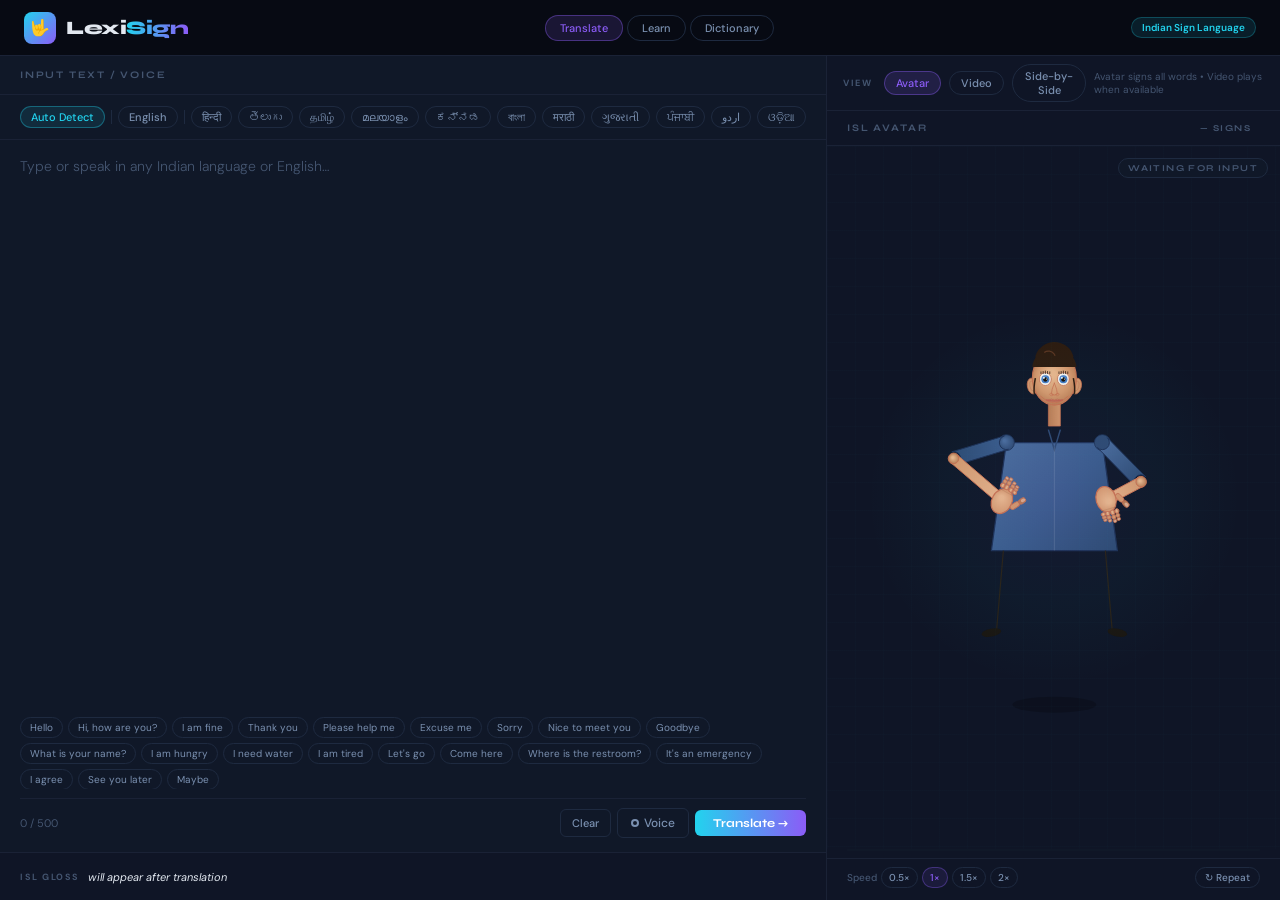
<file: templates/isl_translator_v7.html>
<!DOCTYPE html>
<html lang="en">
<head>
<meta charset="UTF-8">
<meta name="viewport" content="width=device-width, initial-scale=1.0">
<title>LexiSign — Indian Sign Language</title>
<link href="https://fonts.googleapis.com/css2?family=Syne:wght@400;600;700;800&family=DM+Sans:opsz,wght@9..40,300;9..40,400;9..40,500&display=swap" rel="stylesheet">
<style>
*{box-sizing:border-box;margin:0;padding:0}
:root{
  --bg:#080b14;--bg2:#0c1020;--bg3:#0f1526;--card:#101828;
  --border:#1a2236;--border2:#1e2a40;
  --accent:#8B5CF6;--accent2:#22d3ee;
  --grad-start:#22d3ee;--grad-end:#8B5CF6;
  --green:#00FFB2;--red:#FF4D6A;--pink:#FF3D9A;
  --text:#e2e8f0;--text2:#7a90b0;--text3:#445570;
  --mono:'Space Mono',monospace;--sans:'DM Sans',sans-serif;
  --display:'Syne',sans-serif;
}
body{font-family:var(--sans);background:var(--bg);color:var(--text);height:100vh;display:flex;flex-direction:column;overflow:hidden;}
nav{display:flex;align-items:center;justify-content:space-between;padding:0 24px;height:56px;border-bottom:1px solid var(--border);flex-shrink:0;z-index:10;background:rgba(8,11,20,0.95);backdrop-filter:blur(12px);}
.logo{font-family:var(--display);font-weight:800;font-size:19px;letter-spacing:-0.5px;display:flex;align-items:center;gap:10px;}
.logo-icon{width:32px;height:32px;border-radius:8px;background:linear-gradient(135deg,var(--grad-start),var(--grad-end));display:flex;align-items:center;justify-content:center;font-size:16px;}
.logo-text{color:var(--text);}
.logo-text span{background:linear-gradient(90deg,var(--grad-start),var(--grad-end));-webkit-background-clip:text;-webkit-text-fill-color:transparent;}
.nav-pills{display:flex;gap:4px;}
.pill{font-size:11px;font-weight:500;padding:5px 14px;border-radius:20px;border:1px solid var(--border2);background:transparent;color:var(--text2);cursor:pointer;font-family:var(--sans);transition:all .15s;}
.pill:hover{background:var(--bg3);color:var(--text);}
.pill.active{background:rgba(139,92,246,0.15);color:var(--accent);border-color:rgba(139,92,246,0.4);}
.badge{font-size:10px;font-weight:600;padding:3px 10px;border-radius:20px;background:rgba(34,211,238,0.1);color:var(--accent2);border:1px solid rgba(34,211,238,0.25);}
.main{display:grid;grid-template-columns:1fr 1fr;flex:1;overflow:hidden;}
/* LEFT */
.lpanel{display:flex;flex-direction:column;border-right:1px solid var(--border);background:var(--card);}
.ph{padding:13px 20px;border-bottom:1px solid var(--border);display:flex;align-items:center;justify-content:space-between;flex-shrink:0;}
.pl{font-family:var(--display);font-size:10px;font-weight:700;letter-spacing:1.8px;text-transform:uppercase;color:var(--text3);}
.langbar{padding:11px 20px;border-bottom:1px solid var(--border);display:flex;align-items:center;gap:6px;overflow-x:auto;scrollbar-width:none;flex-shrink:0;}
.langbar::-webkit-scrollbar{display:none;}
.lchip{flex-shrink:0;font-size:11px;font-weight:500;padding:3px 10px;border-radius:20px;border:1px solid var(--border2);background:transparent;color:var(--text2);cursor:pointer;font-family:var(--sans);transition:all .15s;white-space:nowrap;}
.lchip:hover{background:var(--bg3);color:var(--text);}
.lchip.active{background:rgba(34,211,238,0.1);color:var(--accent2);border-color:rgba(34,211,238,0.35);}
.lsep{width:1px;height:14px;background:var(--border2);flex-shrink:0;}
.iarea{flex:1;display:flex;flex-direction:column;padding:14px 20px;gap:9px;overflow:hidden;min-height:0;}
textarea{flex:1;font-family:var(--sans);font-size:14px;font-weight:300;line-height:1.8;color:var(--text);background:transparent;border:none;outline:none;resize:none;width:100%;min-height:70px;}
textarea::placeholder{color:var(--text3);}
.qphrases{display:flex;gap:5px;flex-wrap:wrap;max-height:72px;overflow-y:auto;scrollbar-width:none;flex-shrink:0;}
.qphrases::-webkit-scrollbar{display:none;}
.qbtn{font-size:10px;padding:3px 9px;border-radius:20px;border:1px solid var(--border2);background:transparent;color:var(--text2);cursor:pointer;font-family:var(--sans);transition:all .15s;white-space:nowrap;}
.qbtn:hover{background:rgba(139,92,246,0.1);color:var(--accent);border-color:rgba(139,92,246,0.3);}
.ifooter{display:flex;align-items:center;justify-content:space-between;padding-top:9px;border-top:1px solid var(--border);flex-shrink:0;}
.charcount{font-size:11px;color:var(--text3);}
.arow{display:flex;gap:6px;align-items:center;flex-wrap:wrap;}
.bclear{font-family:var(--sans);font-size:11px;font-weight:500;padding:6px 11px;border-radius:6px;border:1px solid var(--border2);background:transparent;color:var(--text2);cursor:pointer;transition:all .15s;}
.bclear:hover{background:var(--bg3);color:var(--text);}
@keyframes pring{0%{transform:scale(.8);opacity:1}100%{transform:scale(2.2);opacity:0}}
.bvoice{display:flex;align-items:center;gap:5px;font-family:var(--sans);font-size:12px;font-weight:500;padding:6px 13px;border-radius:6px;border:1px solid var(--border2);background:transparent;color:var(--text2);cursor:pointer;transition:all .15s;}
.bvoice.listening{background:rgba(34,211,238,0.1);border-color:rgba(34,211,238,0.4);color:var(--accent2);}
.mdot{width:8px;height:8px;border-radius:50%;border:2px solid currentColor;flex-shrink:0;}
.mpulse{display:none;position:relative;width:8px;height:8px;border-radius:50%;background:var(--accent2);flex-shrink:0;}
.mpulse::before{content:'';position:absolute;inset:-4px;border-radius:50%;background:var(--accent2);animation:pring 1.2s ease-out infinite;}
.listening .mpulse{display:block;}
.listening .mdot{display:none;}
.btrans{font-family:var(--display);font-size:12px;font-weight:700;padding:6px 18px;border-radius:6px;border:none;background:linear-gradient(90deg,var(--grad-start),var(--grad-end));color:#fff;cursor:pointer;transition:all .2s;position:relative;overflow:hidden;}
.btrans::before{content:'';position:absolute;inset:0;background:linear-gradient(90deg,var(--grad-end),var(--grad-start));opacity:0;transition:opacity .3s;}
.btrans:hover::before{opacity:1;}
.btrans:hover{transform:translateY(-1px);box-shadow:0 4px 20px rgba(139,92,246,0.4);}
.btrans:disabled{opacity:0.5;cursor:not-allowed;transform:none;}
.gloss{padding:10px 20px;border-top:1px solid var(--border);background:var(--bg3);min-height:48px;display:flex;align-items:center;gap:5px;flex-wrap:wrap;flex-shrink:0;}
.glabel{font-size:9px;font-weight:700;letter-spacing:1.5px;text-transform:uppercase;color:var(--text3);margin-right:3px;flex-shrink:0;}
.gtok{font-family:var(--display);font-size:11px;font-weight:600;padding:2px 8px;border-radius:4px;background:var(--card);border:1px solid var(--border2);color:var(--text2);animation:tin .2s ease forwards;transform:translateY(4px);opacity:0;transition:background .2s,color .2s,border-color .2s;}
.gtok.fi{background:rgba(34,211,238,0.08);border-color:rgba(34,211,238,0.25);color:var(--accent2);}
.gtok.vid{background:rgba(0, 255, 178, 0.08);border-color:rgba(0, 255, 178, 0.3);color:var(--green);}
.gtok.active{background:linear-gradient(90deg,var(--grad-start),var(--grad-end))!important;color:#fff!important;border-color:transparent!important;}
/* RIGHT */
.rpanel{display:flex;flex-direction:column;background:var(--bg3);overflow:hidden;}
/* ── VIEW MODE TOGGLE BAR ── */
.viewbar{padding:8px 16px;border-bottom:1px solid var(--border);display:flex;align-items:center;gap:8px;flex-shrink:0;}
.vmode-label{font-size:9px;font-weight:700;letter-spacing:1.5px;text-transform:uppercase;color:var(--text3);margin-right:4px;}
.vmode-btn{font-size:11px;font-weight:500;padding:4px 11px;border-radius:20px;border:1px solid var(--border2);background:transparent;color:var(--text2);cursor:pointer;font-family:var(--sans);transition:all .15s;}
.vmode-btn:hover{background:var(--bg3);color:var(--text);}
.vmode-btn.active{background:rgba(139,92,246,0.15);color:var(--accent);border-color:rgba(139,92,246,0.4);}
.vmode-both .vmode-btn.active{background:linear-gradient(90deg,var(--grad-start),var(--grad-end));color:#fff;border-color:transparent;}
.vmode-info{margin-left:auto;font-size:10px;color:var(--text3);}
/* ── STAGE ── */
.stage-wrap{flex:1;overflow:hidden;display:flex;flex-direction:row;gap:0;position:relative;}
/* single mode */
.stage{flex:1;position:relative;overflow:hidden;display:flex;align-items:center;justify-content:center;}
.stage::before{content:'';position:absolute;inset:0;background-image:linear-gradient(rgba(34,211,238,.012) 1px,transparent 1px),linear-gradient(90deg,rgba(34,211,238,.012) 1px,transparent 1px);background-size:28px 28px;pointer-events:none;}
/* split mode: two halves */
.stage-left,.stage-right{position:relative;overflow:hidden;display:flex;align-items:center;justify-content:center;}
.stage-left{flex:1;border-right:1px solid var(--border);}
.stage-right{flex:1;}
.stage-left::before,.stage-right::before{content:'';position:absolute;inset:0;background-image:linear-gradient(rgba(34,211,238,.012) 1px,transparent 1px),linear-gradient(90deg,rgba(34,211,238,.012) 1px,transparent 1px);background-size:28px 28px;pointer-events:none;}
.half-label{position:absolute;top:8px;left:50%;transform:translateX(-50%);font-size:9px;font-weight:700;letter-spacing:1.5px;text-transform:uppercase;padding:3px 9px;border-radius:20px;background:var(--card);border:1px solid var(--border2);color:var(--text3);z-index:10;pointer-events:none;font-family:var(--display);}

/* video elements */
#islVideo{position:absolute;inset:0;width:100%;height:100%;object-fit:contain;z-index:4;display:none;background:var(--bg3);}
#islVideoSplit{position:absolute;inset:0;width:100%;height:100%;object-fit:contain;z-index:4;display:none;background:var(--bg3);}
#vidBadge{position:absolute;bottom:60px;left:0;right:0;display:flex;flex-direction:column;align-items:center;gap:3px;pointer-events:none;z-index:6;}
.vtag{font-size:9px;font-weight:700;letter-spacing:1.4px;text-transform:uppercase;padding:3px 8px;border-radius:20px;background:rgba(139,92,246,0.18);border:1px solid rgba(139,92,246,0.4);color:var(--accent);font-family:var(--display);}
.no-vid-msg{position:absolute;bottom:60px;left:0;right:0;display:flex;align-items:center;justify-content:center;z-index:6;pointer-events:none;}
.no-vid-tag{font-size:9px;font-weight:700;letter-spacing:1.2px;text-transform:uppercase;padding:3px 9px;border-radius:20px;background:rgba(68,85,112,0.18);border:1px solid rgba(68,85,112,0.3);color:var(--text3);font-family:var(--display);}

/* translation loading indicator */
#transStatus{font-size:10px;color:var(--accent2);padding:2px 8px;border-radius:4px;background:rgba(34,211,238,0.08);border:1px solid rgba(34,211,238,0.2);display:none;}
.gorb{position:absolute;width:380px;height:380px;border-radius:50%;background:radial-gradient(circle,rgba(139,92,246,0.05) 0%,rgba(34,211,238,0.03) 40%,transparent 70%);pointer-events:none;}
.sbadge{position:absolute;top:12px;right:12px;font-family:var(--display);font-size:9px;font-weight:700;letter-spacing:1.4px;text-transform:uppercase;padding:4px 9px;border-radius:20px;background:var(--card);border:1px solid var(--border2);color:var(--text3);transition:all .3s;z-index:5;}
.sbadge.on{background:rgba(139,92,246,0.12);border-color:rgba(139,92,246,0.35);color:var(--accent);}
.scnt{font-size:9px;font-weight:700;letter-spacing:1.4px;text-transform:uppercase;padding:4px 9px;border-radius:4px;background:transparent;border:none;color:var(--text3);font-family:var(--display);}
.csign{position:absolute;bottom:50px;left:0;right:0;display:flex;flex-direction:column;align-items:center;gap:3px;pointer-events:none;z-index:5;}
@keyframes spop{0%{transform:scale(.85);opacity:0}60%{transform:scale(1.05)}100%{transform:scale(1);opacity:1}}
.sword{font-family:var(--display);font-size:18px;font-weight:800;background:linear-gradient(90deg,var(--grad-start),var(--grad-end));-webkit-background-clip:text;-webkit-text-fill-color:transparent;letter-spacing:-.5px;opacity:0;}
.sword.vis{opacity:1;animation:spop .3s ease forwards;}
.ssub{font-size:10px;color:var(--text3);text-align:center;max-width:200px;}
.pbar{padding:0 20px 7px;flex-shrink:0;}
.ptrack{height:2px;background:var(--card);border-radius:2px;overflow:hidden;}
.pfill{height:100%;background:linear-gradient(90deg,var(--grad-start),var(--grad-end));border-radius:2px;width:0%;transition:width .4s ease;}
.cbar{padding:8px 20px 12px;display:flex;align-items:center;justify-content:space-between;border-top:1px solid var(--border);flex-shrink:0;}
.spd{display:flex;align-items:center;gap:4px;font-size:10px;color:var(--text3);font-weight:500;}
.spdBtn{font-family:var(--sans);font-size:10px;font-weight:500;padding:3px 7px;border-radius:20px;border:1px solid var(--border2);background:transparent;color:var(--text2);cursor:pointer;transition:all .15s;}
.spdBtn.active{background:rgba(139,92,246,0.1);color:var(--accent);border-color:rgba(139,92,246,0.35);}
.repBtn{font-family:var(--sans);font-size:10px;font-weight:500;padding:3px 9px;border-radius:20px;border:1px solid var(--border2);background:transparent;color:var(--text2);cursor:pointer;transition:all .15s;}
.repBtn.on{background:rgba(34,211,238,0.1);border-color:rgba(34,211,238,0.35);color:var(--accent2);}
/* Detected language badge */
#detectedLang{font-size:10px;color:var(--accent2);padding:2px 7px;border-radius:20px;background:rgba(34,211,238,0.1);border:1px solid rgba(34,211,238,0.25);display:none;}
</style>
</head>
<body>
<nav>
  <div class="logo"><div class="logo-icon">🤟</div><div class="logo-text">Lexi<span>Sign</span></div></div>
  <div class="nav-pills">
    <button class="pill active">Translate</button>
    <button class="pill">Learn</button>
    <button class="pill">Dictionary</button>
  </div>
  <div class="badge">Indian Sign Language</div>
</nav>
<div class="main">
  <!-- LEFT PANEL -->
  <div class="lpanel">
    <div class="ph">
      <span class="pl">Input Text / Voice</span>
      <span id="detectedLang"></span>
    </div>
    <div class="langbar">
      <button class="lchip active" onclick="selLang(this,'auto')">Auto Detect</button>
      <div class="lsep"></div>
      <button class="lchip" onclick="selLang(this,'en')">English</button>
      <div class="lsep"></div>
      <button class="lchip" onclick="selLang(this,'hi')">हिन्दी</button>
      <button class="lchip" onclick="selLang(this,'te')">తెలుగు</button>
      <button class="lchip" onclick="selLang(this,'ta')">தமிழ்</button>
      <button class="lchip" onclick="selLang(this,'ml')">മലയാളം</button>
      <button class="lchip" onclick="selLang(this,'kn')">ಕನ್ನಡ</button>
      <button class="lchip" onclick="selLang(this,'bn')">বাংলা</button>
      <button class="lchip" onclick="selLang(this,'mr')">मराठी</button>
      <button class="lchip" onclick="selLang(this,'gu')">ગુજરાતી</button>
      <button class="lchip" onclick="selLang(this,'pa')">ਪੰਜਾਬੀ</button>
      <button class="lchip" onclick="selLang(this,'ur')">اردو</button>
      <button class="lchip" onclick="selLang(this,'or')">ଓଡ଼ିଆ</button>
    </div>
    <div class="iarea">
      <textarea id="tin" placeholder="Type or speak in any Indian language or English…" oninput="updChar()" maxlength="500"></textarea>
      <div class="qphrases" id="qph"></div>
      <div class="ifooter">
        <span class="charcount" id="cc">0 / 500</span>
        <div class="arow">
          <button class="bclear" onclick="clearAll()">Clear</button>
          <span id="transStatus">Translating…</span>
          <button class="bvoice" id="vbtn" onclick="toggleVoice()">
            <div class="mdot"></div><div class="mpulse"></div>
            <span id="vlbl">Voice</span>
          </button>
          <button class="btrans" id="translateBtn" onclick="translate()">Translate →</button>
        </div>
      </div>
    </div>
    <div class="gloss" id="glossEl">
      <span class="glabel">ISL Gloss</span>
      <span style="font-size:11px;color:var(--muted);font-style:italic">will appear after translation</span>
    </div>
  </div>

  <!-- RIGHT PANEL -->
  <div class="rpanel">
    <!-- VIEW MODE BAR -->
    <div class="viewbar" id="viewbar">
      <span class="vmode-label">View</span>
      <button class="vmode-btn active" id="vm-avatar" onclick="setViewMode('avatar')">Avatar</button>
      <button class="vmode-btn" id="vm-video" onclick="setViewMode('video')">Video</button>
      <button class="vmode-btn" id="vm-both" onclick="setViewMode('both')">Side-by-Side</button>
      <span class="vmode-info" id="vmInfo">Avatar signs all words • Video plays when available</span>
    </div>
    <div class="ph" style="padding:8px 20px;">
      <span class="pl">ISL Avatar</span>
      <span id="scnt" class="scnt">— signs</span>
    </div>

    <!-- STAGE WRAP: switches between single and split layout -->
    <div class="stage-wrap" id="stageWrap">
      <!-- SINGLE MODE (avatar or video alone) -->
      <div class="stage" id="stageSingle" style="display:flex;">
        <div class="gorb"></div>
        <div class="sbadge" id="sbadge">Waiting for input</div>
        <video id="islVideo" playsinline></video>
        <canvas id="cv"></canvas>
        <div id="vidBadge" style="display:none"><span class="vtag">▶ ISLRTC Video</span></div>
        <div class="no-vid-msg" id="noVidMsg" style="display:none"><span class="no-vid-tag">⚠ No video available — showing avatar</span></div>
        <div class="csign">
          <div class="sword" id="sw"></div>
          <div class="ssub" id="ss"></div>
        </div>
      </div>

      <!-- SPLIT MODE (both side by side) -->
      <div class="stage-left" id="stageLeft" style="display:none;">
        <div class="gorb"></div>
        <span class="half-label">Video Sign</span>
        <video id="islVideoSplit" playsinline></video>
        <div id="noVidMsgSplit" style="display:none;position:absolute;inset:0;align-items:center;justify-content:center;flex-direction:column;gap:8px;">
          <span style="font-size:28px;">📹</span>
          <span style="font-size:11px;color:var(--muted);text-align:center;padding:0 20px;">No video available for this sign</span>
        </div>
        <div id="vidBadgeSplit" style="display:none;position:absolute;bottom:30px;left:0;right:0;display:flex;justify-content:center;pointer-events:none;z-index:6;"><span class="vtag">▶ Playing</span></div>
      </div>
      <div class="stage-right" id="stageRight" style="display:none;">
        <div class="gorb"></div>
        <span class="half-label">Avatar</span>
        <canvas id="cvSplit"></canvas>
        <div class="csign" style="bottom:30px;">
          <div class="sword" id="swSplit"></div>
          <div class="ssub" id="ssSplit"></div>
        </div>
      </div>
    </div>

    <div class="pbar"><div class="ptrack"><div class="pfill" id="pf"></div></div></div>
    <div class="cbar">
      <div class="spd">
        Speed
        <button class="spdBtn" onclick="setSpd(.5,this)">0.5×</button>
        <button class="spdBtn active" onclick="setSpd(1,this)">1×</button>
        <button class="spdBtn" onclick="setSpd(1.5,this)">1.5×</button>
        <button class="spdBtn" onclick="setSpd(2,this)">2×</button>
      </div>
      <button class="repBtn" id="rbtn" onclick="toggleRep()">↻ Repeat</button>
    </div>
  </div>
</div>

<script>
// ════════════════════════════════════════════════════════
//  CANVAS AVATAR ENGINE — v7: HUMAN-LIKE AVATAR
//  Features: colorful eyes, hair, ears, skin tones,
//  refined body proportions, natural motion
// ════════════════════════════════════════════════════════

const cv = document.getElementById('cv');
const cx = cv.getContext('2d');
const cvS = document.getElementById('cvSplit');
const cxS = cvS.getContext('2d');

function resize(){
  const s = document.getElementById('stageSingle');
  const W = s.clientWidth, H = s.clientHeight;
  cv.width = W; cv.height = H;
  cvS.width = W/2 || 300; cvS.height = H;
  // update offsets for both canvases
  AV.ox = W/2 - 100;
  AV.oy = H/2 - 175;
  AV.oxS = (cvS.width)/2 - 100;
  AV.oyS = H/2 - 175;
}
window.addEventListener('resize', resize);

const AV = {
  ox:0, oy:0, oxS:0, oyS:0,
  HX:100, HY:55,
  NX:100, NY:102,
  SLX:52,  SLY:118,
  SRX:148, SRY:118,
  UA:55, FA:52,
  HAND_R:14,
};

const NEUTRAL = {
  rwx:152, rwy:175,
  lwx:48,  lwy:175,
  rFing:{i:0,m:0,r:0,p:0,t:0},
  lFing:{i:0,m:0,r:0,p:0,t:0},
  expr:'neutral',
  headTilt:0, headNod:0, lipsOpen:0,
  rWristRot:0, lWristRot:0,
  rShoulderY:0, lShoulderY:0,
  browRaise:0, cheekPuff:0,
};

let cur = deepCopy(NEUTRAL);
let kfFrames=[], kfIdx=0, kfStart=0, kfActive=false;
let animT=0, blinkT=0, blinkY=1, breathT=0, idleT=0;
let elbowSwayR=0, elbowSwayL=0;

function deepCopy(o){ return JSON.parse(JSON.stringify(o)); }

function lerp(a,b,t){ return a+(b-a)*t; }
function lerpF(a,b,t){
  return {i:lerp(a.i,b.i,t),m:lerp(a.m,b.m,t),r:lerp(a.r,b.r,t),p:lerp(a.p,b.p,t),t:lerp(a.t,b.t,t)};
}
function lerpFStagger(a,b,t,phaseDir){
  const offsets = phaseDir >= 0 ? [0, 0.08, 0.16, 0.24] : [0.24, 0.16, 0.08, 0];
  function st(baseT, off){ return Math.min(1, Math.max(0, (baseT - off) / (1 - off + 0.01))); }
  function ease3(t){ return t<0.5 ? 4*t*t*t : 1-Math.pow(-2*t+2,3)/2; }
  return {
    i: lerp(a.i, b.i, ease3(st(t, offsets[0]))),
    m: lerp(a.m, b.m, ease3(st(t, offsets[1]))),
    r: lerp(a.r, b.r, ease3(st(t, offsets[2]))),
    p: lerp(a.p, b.p, ease3(st(t, offsets[3]))),
    t: lerp(a.t, b.t, ease3(t)),
  };
}
function easeInOut(t){ return t<0.5 ? 4*t*t*t : 1-Math.pow(-2*t+2,3)/2; }
function easeOut(t){ return 1-Math.pow(1-t,3); }
function easeIn(t){ return t*t*t; }
function easeOutBack(t){ const c1=1.70158,c3=c1+1; return 1+c3*Math.pow(t-1,3)+c1*Math.pow(t-1,2); }
function applyEase(t,eIn,eOut){
  if(eIn&&eOut) return easeInOut(t);
  if(eIn) return easeIn(t);
  if(eOut) return easeOut(t);
  return t;
}

function lerpPose(a, b, t, phase){
  const closingFingers = phase === 'approach';
  const headT = Math.min(1, Math.max(0, (t - 0.05) / 0.95));
  const headTe = easeInOut(headT);
  const shldT = Math.min(1, t * 1.15);
  const wristT = phase==='approach' ? easeOutBack(Math.min(1,t)) : easeInOut(t);
  return {
    rwx:lerp(a.rwx,b.rwx,t), rwy:lerp(a.rwy,b.rwy,t),
    lwx:lerp(a.lwx,b.lwx,t), lwy:lerp(a.lwy,b.lwy,t),
    rFing: lerpFStagger(a.rFing, b.rFing, t, closingFingers ? 1 : -1),
    lFing: lerpFStagger(a.lFing, b.lFing, t, closingFingers ? 1 : -1),
    expr: t < 0.45 ? a.expr : b.expr,
    headTilt:   lerp(a.headTilt||0,   b.headTilt||0,   headTe),
    headNod:    lerp(a.headNod||0,    b.headNod||0,    headTe),
    lipsOpen:   lerp(a.lipsOpen||0,   b.lipsOpen||0,   headTe),
    rWristRot:  lerp(a.rWristRot||0,  b.rWristRot||0,  wristT),
    lWristRot:  lerp(a.lWristRot||0,  b.lWristRot||0,  wristT),
    rShoulderY: lerp(a.rShoulderY||0, b.rShoulderY||0, shldT),
    lShoulderY: lerp(a.lShoulderY||0, b.lShoulderY||0, shldT),
    browRaise:  lerp(a.browRaise||0,  b.browRaise||0,  headTe),
    cheekPuff:  lerp(a.cheekPuff||0,  b.cheekPuff||0,  headTe),
    _rwave:b._rwave, _lwave:b._lwave, _rshake:b._rshake,
    _rcirc:b._rcirc, _rnod:b._rnod,
  };
}

function buildKeyframes(fromPose, signDef, durMs){
  if(!signDef) return [{from:fromPose, to:NEUTRAL, dur:durMs, eIn:true, eOut:false, phase:'exit'}];
  const peak = buildPeak(signDef);
  const approach = durMs * 0.40;
  const hold     = durMs * 0.32;
  const exit_    = durMs * 0.28;
  return [
    {from:deepCopy(fromPose), to:deepCopy(peak),    dur:approach, eIn:false, eOut:true,  phase:'approach'},
    {from:deepCopy(peak),     to:deepCopy(peak),    dur:hold,     eIn:false, eOut:false, phase:'hold'},
    {from:deepCopy(peak),     to:deepCopy(NEUTRAL), dur:exit_,    eIn:true,  eOut:false, phase:'exit'},
  ];
}

function buildPeak(s){
  const nx=100, ny=118;
  const exag = 1.25;
  function amp(v, neutral){ return neutral + (v-neutral)*exag; }
  const rwxRel = (s.rwx||152) - 100;
  const rwyRel = (s.rwy||175) - 118;
  const rWristRot = (s.rWristRot !== undefined) ? s.rWristRot : Math.atan2(rwyRel, rwxRel) * 0.18;
  const lwxRel = (s.lwx||48) - 100;
  const lwyRel = (s.lwy||175) - 118;
  const lWristRot = (s.lWristRot !== undefined) ? s.lWristRot : Math.atan2(lwyRel, lwxRel) * -0.18;
  const rHighness = Math.max(0, (118 - (s.rwy||175)) / 100);
  const lHighness = Math.max(0, (118 - (s.lwy||175)) / 100);
  const headNod = s.expr==='question' ? 3 : s.expr==='sad' ? 5 : s.headNod || 0;
  const browRaise = s.expr==='question' ? 1 : s.expr==='happy' ? 0.5 : s.expr==='sad' ? -0.6 : (s.browRaise||0);
  return {
    rwx: amp(s.rwx, nx), rwy: amp(s.rwy, ny),
    lwx: amp(s.lwx, 200-nx), lwy: amp(s.lwy, ny),
    rFing: deepCopy(s.rFing||{i:0,m:0,r:0,p:0,t:0}),
    lFing: deepCopy(s.lFing||{i:0,m:0,r:0,p:0,t:0}),
    expr: s.expr||'neutral',
    headTilt:  (s.headTilt||0) * 1.4,
    headNod:   headNod * 1.3,
    lipsOpen:  Math.min(1, (s.lipsOpen||0) * 1.5),
    rWristRot: rWristRot,
    lWristRot: lWristRot,
    rShoulderY: -rHighness * 10,
    lShoulderY: -lHighness * 10,
    browRaise:  browRaise,
    cheekPuff:  s.cheekPuff||0,
    _rwave:!!s._rwave, _lwave:!!s._lwave,
    _rshake:!!s._rshake, _rcirc:!!s._rcirc, _rnod:!!s._rnod,
  };
}

function playKeyframes(frames){
  kfFrames=frames; kfIdx=0; kfActive=true;
  kfStart=null; // initialised on first tick so rAF timestamp is used throughout
}

function tickKeyframes(now){
  if(!kfActive || kfIdx >= kfFrames.length){ kfActive=false; return; }
  // Initialise start on the very first rAF tick to avoid performance.now() vs rAF drift
  if(kfStart===null) kfStart=now;
  const kf = kfFrames[kfIdx];
  const elapsed = Math.max(0, now - kfStart);
  let t = Math.min(elapsed / Math.max(kf.dur, 1), 1);
  const te = applyEase(t, kf.eIn, kf.eOut);
  const p = lerpPose(kf.from, kf.to, te, kf.phase);
  Object.assign(cur, p);
  if(t >= 1){
    // Snap cur exactly to the target pose before moving to next keyframe
    Object.assign(cur, lerpPose(kf.from, kf.to, 1, kf.phase));
    kfIdx++;
    kfStart = now; // carry rAF timestamp forward
    if(kfIdx >= kfFrames.length) kfActive = false;
  }
}

function solveIK(sx, sy, wx, wy, ua, fa, elbowBias){
  const dx = wx-sx, dy = wy-sy;
  const dist = Math.sqrt(dx*dx+dy*dy);
  const clampDist = Math.min(dist, ua+fa-2);
  const baseAng = Math.atan2(dy, dx);
  const cosA = (ua*ua + clampDist*clampDist - fa*fa) / (2*ua*clampDist);
  const ang = Math.acos(Math.max(-1, Math.min(1, cosA)));
  const sign = sx < AV.ox + 100 ? 1 : -1;
  const elbAng = baseAng + sign*(ang + (elbowBias||0));
  return {
    ex: sx + ua*Math.cos(elbAng),
    ey: sy + ua*Math.sin(elbAng),
    wx, wy
  };
}

// ── SKIN & COLOR PALETTE ──────────────────────────────
const STROKE = '#c97050';   // warm brown outline (was red wire)
const SKIN    = '#d4956a';  // medium warm skin
const SKIND   = '#b8784f';  // darker skin for shadows
const SKINL   = '#e8b48a';  // lighter skin highlight
const SKIN2   = '#c8825a';  // mid tone
const HAIR    = '#2d1a0e';  // dark brown hair
const HAIRL   = '#5c3520';  // hair highlight
const SHIRT   = '#3a5a8a';  // blue shirt
const SHIRT2  = '#2e4870';  // darker shirt shadow
const SHIRT3  = '#4a6a9a';  // shirt highlight
const EYE_W   = '#f5f0eb';  // eye white
const EYE_L   = '#5b8dd9';  // iris left (blue)
const EYE_R   = '#5b8dd9';  // iris right (blue)
const PUPIL   = '#1a0f05';  // pupil
const EYE_SH  = 'rgba(255,255,255,0.85)'; // eye shine
const LIPS    = '#c06050';  // lip color
const EAR_S   = '#c07858';  // ear shadow
const CHEEK   = 'rgba(210,140,120,0.25)'; // cheek blush
const SW = 2.2;

function toW(lx,ly){ return [AV.ox+lx, AV.oy+ly]; }

function drawRoundLine(ctx, x1,y1,x2,y2,r,fill,stroke){
  const ang=Math.atan2(y2-y1,x2-x1), per=ang+Math.PI/2;
  ctx.beginPath();
  ctx.moveTo(x1+r*Math.cos(per), y1+r*Math.sin(per));
  ctx.lineTo(x2+r*Math.cos(per), y2+r*Math.sin(per));
  ctx.arc(x2,y2,r,per,per+Math.PI);
  ctx.lineTo(x1+r*Math.cos(per+Math.PI), y1+r*Math.sin(per+Math.PI));
  ctx.arc(x1,y1,r,per+Math.PI,per+2*Math.PI);
  ctx.closePath();
  if(fill){ctx.fillStyle=fill;ctx.fill();}
  ctx.strokeStyle=stroke||STROKE; ctx.lineWidth=1; ctx.stroke();
}

// Human-like face with colorful eyes, hair, ears
function drawFace(ctx, hx, hy, pose, bY){
  const {expr, headTilt, headNod, lipsOpen:lipOpen, browRaise, cheekPuff} = pose;
  ctx.save();
  ctx.translate(hx, hy + (headNod||0) * 0.4);
  ctx.rotate((headTilt||0) * Math.PI/180);

  // ── NECK ──────────────────────────────────────────────
  const neckLean = (headNod||0) * 0.15;
  const neckGrd = ctx.createLinearGradient(-7,24,7,24);
  neckGrd.addColorStop(0, SKIND); neckGrd.addColorStop(1, SKIN);
  ctx.beginPath();
  ctx.moveTo(-6+neckLean,24); ctx.lineTo(-6+neckLean*2,46);
  ctx.lineTo(6+neckLean*2,46); ctx.lineTo(6+neckLean,24);
  ctx.closePath();
  ctx.fillStyle=neckGrd; ctx.fill();
  ctx.strokeStyle=STROKE; ctx.lineWidth=0.7; ctx.stroke();

  // ── EARS ──────────────────────────────────────────────
  // Left ear
  ctx.beginPath();
  ctx.ellipse(-22, 6, 5, 8, -0.2, 0, Math.PI*2);
  ctx.fillStyle=SKIN; ctx.fill();
  ctx.strokeStyle=STROKE; ctx.lineWidth=0.8; ctx.stroke();
  ctx.beginPath();
  ctx.ellipse(-22, 6, 2.5, 5, -0.2, 0, Math.PI*2);
  ctx.strokeStyle=EAR_S; ctx.lineWidth=0.6; ctx.stroke();
  // Right ear
  ctx.beginPath();
  ctx.ellipse(22, 6, 5, 8, 0.2, 0, Math.PI*2);
  ctx.fillStyle=SKIN; ctx.fill();
  ctx.strokeStyle=STROKE; ctx.lineWidth=0.8; ctx.stroke();
  ctx.beginPath();
  ctx.ellipse(22, 6, 2.5, 5, 0.2, 0, Math.PI*2);
  ctx.strokeStyle=EAR_S; ctx.lineWidth=0.6; ctx.stroke();

  // ── SKULL ─────────────────────────────────────────────
  const faceGrd = ctx.createRadialGradient(-3,-6,4, 0,0,26);
  faceGrd.addColorStop(0, SKINL);
  faceGrd.addColorStop(0.6, SKIN);
  faceGrd.addColorStop(1, SKIND);
  ctx.beginPath();
  ctx.ellipse(0, -2, 22, 27, 0, 0, Math.PI*2);
  ctx.fillStyle=faceGrd; ctx.fill();
  ctx.strokeStyle=STROKE; ctx.lineWidth=1.2; ctx.stroke();

  // ── JAW ───────────────────────────────────────────────
  ctx.beginPath();
  ctx.moveTo(-14,16); ctx.quadraticCurveTo(0,30,14,16);
  ctx.strokeStyle=STROKE; ctx.lineWidth=1; ctx.stroke();

  // ── HAIR — Short natural hair ─────────────────────────
  ctx.beginPath();
  ctx.ellipse(0, -13, 22, 18, 0, Math.PI, 2*Math.PI);
  ctx.fillStyle=HAIR; ctx.fill();
  // hair top part (fuller)
  ctx.beginPath();
  ctx.arc(0, -18, 20, -Math.PI*0.9, -Math.PI*0.1);
  ctx.lineTo(18, -16); ctx.lineTo(-18, -16);
  ctx.closePath();
  ctx.fillStyle=HAIR; ctx.fill();
  // hair highlight
  ctx.beginPath();
  ctx.arc(-6, -22, 7, -Math.PI*0.7, -Math.PI*0.1);
  ctx.strokeStyle=HAIRL; ctx.lineWidth=1.2; ctx.stroke();
  // slight sideburn
  ctx.beginPath();
  ctx.moveTo(-19,-2); ctx.quadraticCurveTo(-21,8,-20,14);
  ctx.strokeStyle=HAIR; ctx.lineWidth=1.5; ctx.stroke();
  ctx.beginPath();
  ctx.moveTo(19,-2); ctx.quadraticCurveTo(21,8,20,14);
  ctx.strokeStyle=HAIR; ctx.lineWidth=1.5; ctx.stroke();

  // ── EYEBROWS ──────────────────────────────────────────
  const br = browRaise||0;
  const browBaseY = -14;
  const browLift = br > 0 ? -br*5 : 0;
  const browFur  = br < 0 ? -br*3 : 0;
  // Left brow (slightly arched)
  ctx.beginPath();
  ctx.moveTo(-16, browBaseY+browFur);
  ctx.quadraticCurveTo(-9, browBaseY+browLift-3, -3, browBaseY+browFur*0.5);
  ctx.strokeStyle=HAIR; ctx.lineWidth=2; ctx.lineCap='round'; ctx.stroke();
  // Right brow
  ctx.beginPath();
  ctx.moveTo(3, browBaseY+browFur*0.5);
  ctx.quadraticCurveTo(9, browBaseY+browLift-3, 16, browBaseY+browFur);
  ctx.strokeStyle=HAIR; ctx.lineWidth=2; ctx.lineCap='round'; ctx.stroke();

  // ── EYES — colorful with irises ───────────────────────
  const eyeH = Math.max(0.3, bY * 6.5);
  const squint = expr==='happy' ? 1.2 : 0;

  // Eye whites
  ctx.beginPath();
  ctx.ellipse(-9, -1, 6, eyeH - squint*0.3, 0, 0, Math.PI*2);
  ctx.fillStyle=EYE_W; ctx.fill();
  ctx.strokeStyle=STROKE; ctx.lineWidth=0.8; ctx.stroke();
  ctx.beginPath();
  ctx.ellipse(9, -1, 6, eyeH - squint*0.3, 0, 0, Math.PI*2);
  ctx.fillStyle=EYE_W; ctx.fill();
  ctx.strokeStyle=STROKE; ctx.lineWidth=0.8; ctx.stroke();

  if(bY > 0.3){
    // Irises (colorful blue-green)
    const irisRad = Math.min(4, eyeH*0.7);
    ctx.beginPath(); ctx.arc(-9,-0.8, irisRad, 0, Math.PI*2);
    const iGrd1 = ctx.createRadialGradient(-9,-0.8,0,-9,-0.8,irisRad);
    iGrd1.addColorStop(0,'#7ab0ef'); iGrd1.addColorStop(1,'#3a72c0');
    ctx.fillStyle=iGrd1; ctx.fill();
    ctx.beginPath(); ctx.arc(9,-0.8, irisRad, 0, Math.PI*2);
    const iGrd2 = ctx.createRadialGradient(9,-0.8,0,9,-0.8,irisRad);
    iGrd2.addColorStop(0,'#7ab0ef'); iGrd2.addColorStop(1,'#3a72c0');
    ctx.fillStyle=iGrd2; ctx.fill();

    // Pupils
    const pupR = Math.min(2.2, irisRad*0.6);
    ctx.beginPath(); ctx.arc(-9,-0.6, pupR, 0, Math.PI*2);
    ctx.fillStyle=PUPIL; ctx.fill();
    ctx.beginPath(); ctx.arc(9,-0.6, pupR, 0, Math.PI*2);
    ctx.fillStyle=PUPIL; ctx.fill();

    // Eye shine (two dots for realism)
    ctx.fillStyle=EYE_SH;
    ctx.beginPath(); ctx.arc(-10.5,-2.2, 1.1, 0, Math.PI*2); ctx.fill();
    ctx.beginPath(); ctx.arc(-7.8,-1.0, 0.6, 0, Math.PI*2); ctx.fill();
    ctx.beginPath(); ctx.arc(7.5,-2.2, 1.1, 0, Math.PI*2); ctx.fill();
    ctx.beginPath(); ctx.arc(10.2,-1.0, 0.6, 0, Math.PI*2); ctx.fill();

    // Eyelash hints (top)
    ctx.strokeStyle=HAIR; ctx.lineWidth=0.8;
    for(let i=-2;i<=2;i++){
      ctx.beginPath();
      ctx.moveTo(-9+i*2.2, -eyeH);
      ctx.lineTo(-9+i*2.2, -eyeH-2.5+Math.abs(i)*0.4);
      ctx.stroke();
      ctx.beginPath();
      ctx.moveTo(9+i*2.2, -eyeH);
      ctx.lineTo(9+i*2.2, -eyeH-2.5+Math.abs(i)*0.4);
      ctx.stroke();
    }
  }

  // ── CHEEKS — subtle blush ─────────────────────────────
  if(expr==='happy' || (cheekPuff||0) > 0.1){
    const blushAlpha = expr==='happy' ? 0.3 : (cheekPuff||0)*0.3;
    ctx.beginPath();
    ctx.ellipse(-15, 8, (cheekPuff||0.3)*7+3, (cheekPuff||0.3)*4+2, 0.3, 0, Math.PI*2);
    ctx.fillStyle=`rgba(230,140,120,${blushAlpha})`; ctx.fill();
    ctx.beginPath();
    ctx.ellipse(15, 8, (cheekPuff||0.3)*7+3, (cheekPuff||0.3)*4+2, -0.3, 0, Math.PI*2);
    ctx.fillStyle=`rgba(230,140,120,${blushAlpha})`; ctx.fill();
  }

  // ── NOSE ──────────────────────────────────────────────
  ctx.beginPath();
  ctx.moveTo(0,3); ctx.quadraticCurveTo(-3,10,-3,14);
  ctx.quadraticCurveTo(0,16,3,14); ctx.quadraticCurveTo(3,10,0,3);
  ctx.strokeStyle=STROKE; ctx.lineWidth=0.8; ctx.stroke();
  // nostrils
  ctx.beginPath(); ctx.ellipse(-3,14.5,1.8,1.2,0.3,0,Math.PI*2);
  ctx.strokeStyle=STROKE; ctx.lineWidth=0.6; ctx.stroke();
  ctx.beginPath(); ctx.ellipse(3,14.5,1.8,1.2,-0.3,0,Math.PI*2);
  ctx.strokeStyle=STROKE; ctx.lineWidth=0.6; ctx.stroke();

  // ── MOUTH ─────────────────────────────────────────────
  const my = 20;
  ctx.beginPath();
  if(expr==='happy'){
    ctx.moveTo(-9,my-1); ctx.quadraticCurveTo(0,my+10,9,my-1);
    ctx.strokeStyle=LIPS; ctx.lineWidth=1.5; ctx.lineCap='round'; ctx.stroke();
    if(lipOpen>0.1){
      ctx.beginPath();
      ctx.moveTo(-7,my); ctx.quadraticCurveTo(0,my+9+lipOpen*4,7,my);
      ctx.fillStyle='rgba(80,30,20,0.5)'; ctx.fill();
      // teeth hint
      ctx.fillStyle='rgba(245,242,238,0.7)';
      ctx.fillRect(-5,my,10,3);
    }
  } else if(expr==='sad'){
    ctx.moveTo(-8,my+5); ctx.quadraticCurveTo(0,my-2,8,my+5);
    ctx.strokeStyle=LIPS; ctx.lineWidth=1.5; ctx.lineCap='round'; ctx.stroke();
  } else if(expr==='question'){
    ctx.moveTo(-6,my+2); ctx.quadraticCurveTo(0,my+7,6,my+2);
    ctx.strokeStyle=LIPS; ctx.lineWidth=1.5; ctx.lineCap='round'; ctx.stroke();
    if(lipOpen>0.05){
      ctx.beginPath();
      ctx.moveTo(-5,my+3); ctx.quadraticCurveTo(0,my+7+lipOpen*3,5,my+3);
      ctx.fillStyle='rgba(80,30,20,0.35)'; ctx.fill();
    }
  } else {
    const lop = lipOpen * 4;
    ctx.moveTo(-8,my+lop*0.2); ctx.quadraticCurveTo(0,my+2+lop,8,my+lop*0.2);
    ctx.strokeStyle=LIPS; ctx.lineWidth=1.5; ctx.lineCap='round'; ctx.stroke();
  }
  // upper lip line
  ctx.beginPath();
  ctx.moveTo(-6,my); ctx.quadraticCurveTo(-3,my-2,0,my);
  ctx.quadraticCurveTo(3,my-2,6,my);
  ctx.strokeStyle=LIPS; ctx.lineWidth=0.7; ctx.stroke();

  ctx.restore();
}

function drawBody(ctx, ox, oy, pose){
  const rShlY = pose.rShoulderY||0;
  const lShlY = pose.lShoulderY||0;
  const lean = (pose.headTilt||0) * 0.15;

  const slx=ox+AV.SLX+lean, sly=oy+AV.SLY+lShlY;
  const srx=ox+AV.SRX+lean, sry=oy+AV.SRY+rShlY;

  // ── SHIRT / TORSO ────────────────────────────────────
  const torsoGrd = ctx.createLinearGradient(slx,sly,srx+14,sry+108);
  torsoGrd.addColorStop(0, SHIRT3);
  torsoGrd.addColorStop(0.5, SHIRT);
  torsoGrd.addColorStop(1, SHIRT2);

  ctx.beginPath();
  ctx.moveTo(slx,sly); ctx.lineTo(srx,sry);
  ctx.lineTo(ox+AV.SRX+15+lean,oy+AV.SRY+108);
  ctx.lineTo(ox+AV.SLX-15+lean,oy+AV.SLY+108);
  ctx.closePath();
  ctx.fillStyle=torsoGrd; ctx.fill();
  ctx.strokeStyle='#1e3055'; ctx.lineWidth=1.2; ctx.stroke();

  // collar
  ctx.beginPath();
  ctx.moveTo(ox+94+lean, oy+105);
  ctx.lineTo(ox+100+lean, oy+125);
  ctx.lineTo(ox+106+lean, oy+105);
  ctx.strokeStyle=SHIRT2; ctx.lineWidth=1.5; ctx.stroke();

  // shirt button line
  ctx.beginPath();
  ctx.moveTo(ox+100+lean, oy+122);
  ctx.lineTo(ox+100+lean, oy+AV.SRY+108);
  ctx.strokeStyle='rgba(255,255,255,0.12)'; ctx.lineWidth=1; ctx.stroke();

  // ── SHOULDER JOINTS ──────────────────────────────────
  // Left shoulder cap
  ctx.beginPath(); ctx.arc(slx, sly, 8, 0, Math.PI*2);
  const shGrd = ctx.createRadialGradient(slx-2,sly-2,1,slx,sly,8);
  shGrd.addColorStop(0, SHIRT3); shGrd.addColorStop(1, SHIRT2);
  ctx.fillStyle=shGrd; ctx.fill();
  ctx.strokeStyle='#1e3055'; ctx.lineWidth=0.8; ctx.stroke();
  // Right shoulder cap
  ctx.beginPath(); ctx.arc(srx, sry, 8, 0, Math.PI*2);
  ctx.fillStyle=shGrd; ctx.fill();
  ctx.strokeStyle='#1e3055'; ctx.lineWidth=0.8; ctx.stroke();

  // ── LEGS ─────────────────────────────────────────────
  const legGrd = ctx.createLinearGradient(ox,oy+AV.SLY+108,ox,oy+AV.SLY+195);
  legGrd.addColorStop(0,'#3a3020'); legGrd.addColorStop(1,'#1a1510');
  // left leg
  ctx.beginPath();
  ctx.moveTo(ox+AV.SLX-3+lean, oy+AV.SLY+108);
  ctx.lineTo(ox+AV.SLX-10+lean, oy+AV.SLY+190);
  ctx.lineTo(ox+AV.SLX-20+lean,oy+AV.SLY+190);
  ctx.strokeStyle='#2a2015'; ctx.lineWidth=1.2; ctx.stroke();
  // right leg
  ctx.beginPath();
  ctx.moveTo(ox+AV.SRX+3+lean, oy+AV.SRY+108);
  ctx.lineTo(ox+AV.SRX+10+lean, oy+AV.SRY+190);
  ctx.lineTo(ox+AV.SRX+20+lean,oy+AV.SRY+190);
  ctx.strokeStyle='#2a2015'; ctx.lineWidth=1.2; ctx.stroke();
  // shoes
  ctx.beginPath();
  ctx.ellipse(ox+AV.SLX-15+lean, oy+AV.SLY+190, 10, 4, -0.2, 0, Math.PI*2);
  ctx.fillStyle='#1a1510'; ctx.fill();
  ctx.beginPath();
  ctx.ellipse(ox+AV.SRX+15+lean, oy+AV.SRY+190, 10, 4, 0.2, 0, Math.PI*2);
  ctx.fillStyle='#1a1510'; ctx.fill();

  return {slx, sly, srx, sry};
}

function drawArm(ctx, sx, sy, elbow, wrist, side){
  // sleeve
  const slvGrd = ctx.createLinearGradient(sx,sy,elbow.ex,elbow.ey);
  slvGrd.addColorStop(0, side==='R'?SHIRT3:SHIRT);
  slvGrd.addColorStop(1, SHIRT2);
  drawRoundLine(ctx, sx,sy, elbow.ex,elbow.ey, 7, slvGrd, '#1e3055');
  // elbow joint
  ctx.beginPath(); ctx.arc(elbow.ex,elbow.ey, 5.5, 0, Math.PI*2);
  const elbGrd = ctx.createRadialGradient(elbow.ex-1,elbow.ey-1,1,elbow.ex,elbow.ey,5.5);
  elbGrd.addColorStop(0, SKINL); elbGrd.addColorStop(1, SKIND);
  ctx.fillStyle=elbGrd; ctx.fill();
  ctx.strokeStyle=STROKE; ctx.lineWidth=1; ctx.stroke();
  // forearm (skin)
  const faGrd = ctx.createLinearGradient(elbow.ex,elbow.ey,wrist.wx,wrist.wy);
  faGrd.addColorStop(0,SKIN); faGrd.addColorStop(1,SKINL);
  drawRoundLine(ctx, elbow.ex,elbow.ey, wrist.wx,wrist.wy, 5, faGrd, STROKE);
}

function drawHand(ctx, wx, wy, fing, side, dx, dy, wristRot){
  ctx.save();
  ctx.translate(wx, wy);
  const baseAng = Math.atan2(dy||0, dx||((side==='R')?1:-1));
  const wristAngle = (side==='R' ? 0.2 : -0.2) + (wristRot||0);
  ctx.rotate(baseAng + wristAngle);

  const d = side==='R' ? 1 : -1;
  const flen = [12,13,11,9];
  const foff = [-7,-2.5,2.5,7];
  const fbase = -11;

  // palm gradient
  const grd = ctx.createRadialGradient(-2,-2, 2, 0, 2, 13);
  grd.addColorStop(0, SKINL); grd.addColorStop(1, SKIN);

  ctx.beginPath();
  ctx.ellipse(0, 1, 10, 13, 0, 0, Math.PI*2);
  ctx.fillStyle=grd; ctx.fill();
  ctx.strokeStyle=STROKE; ctx.lineWidth=1.2; ctx.stroke();

  // knuckle line
  ctx.beginPath();
  ctx.moveTo(-8, fbase+2); ctx.lineTo(8, fbase+2);
  ctx.strokeStyle='rgba(160,100,70,0.3)'; ctx.lineWidth=0.8; ctx.stroke();

  // fingers
  const fins = [fing.i, fing.m, fing.r, fing.p];
  const naturalSpread = [0.04, 0, -0.02, -0.06];
  for(let f=0;f<4;f++){
    const curl = fins[f];
    const fl = flen[f];
    const fx = foff[f];
    const segs = [fl*0.38, fl*0.34, fl*0.28];
    ctx.save();
    ctx.translate(fx, fbase);
    ctx.rotate(naturalSpread[f] * (1-curl));
    const a0 = curl * 78 * Math.PI/180;
    ctx.rotate(a0);
    // proximal phalanx
    const fGrd = ctx.createLinearGradient(-2.2,-segs[0],2.2,-segs[0]);
    fGrd.addColorStop(0,SKIND); fGrd.addColorStop(0.5,SKINL); fGrd.addColorStop(1,SKIN2);
    ctx.beginPath(); ctx.roundRect(-2.2,-segs[0], 4.4,segs[0], 2.5);
    ctx.fillStyle=fGrd; ctx.fill(); ctx.strokeStyle=STROKE; ctx.lineWidth=0.9; ctx.stroke();
    ctx.translate(0,-segs[0]);
    // middle phalanx
    ctx.rotate(a0*0.75);
    ctx.beginPath(); ctx.roundRect(-2,-segs[1], 4,segs[1], 2);
    ctx.fillStyle=SKIN; ctx.fill(); ctx.strokeStyle=STROKE; ctx.lineWidth=0.8; ctx.stroke();
    // knuckle crease
    ctx.beginPath(); ctx.moveTo(-1.5, -1); ctx.lineTo(1.5, -1);
    ctx.strokeStyle='rgba(160,100,70,0.25)'; ctx.lineWidth=0.7; ctx.stroke();
    ctx.translate(0,-segs[1]);
    // distal phalanx with fingernail hint
    ctx.rotate(a0*0.55);
    ctx.beginPath(); ctx.roundRect(-1.8,-segs[2], 3.6,segs[2], 3);
    ctx.fillStyle=SKIND; ctx.fill(); ctx.strokeStyle=STROKE; ctx.lineWidth=0.7; ctx.stroke();
    // nail
    ctx.beginPath(); ctx.roundRect(-1.3,-segs[2]+0.5, 2.6,segs[2]*0.55, 1.5);
    ctx.fillStyle='rgba(240,200,180,0.6)'; ctx.fill();
    ctx.restore();
  }

  // thumb
  ctx.save();
  ctx.translate(-d*11, 3);
  ctx.rotate(d * (-0.5 + fing.t * 1.2));
  ctx.beginPath(); ctx.roundRect(-2.5,-10, 5,10, 3);
  ctx.fillStyle=SKIN; ctx.fill(); ctx.strokeStyle=STROKE; ctx.lineWidth=0.9; ctx.stroke();
  ctx.translate(0,-10);
  ctx.rotate(d * fing.t * 0.6);
  ctx.beginPath(); ctx.roundRect(-2.5,-7.5, 5,7.5, 3.5);
  ctx.fillStyle=SKIND; ctx.fill(); ctx.strokeStyle=STROKE; ctx.lineWidth=0.8; ctx.stroke();
  // thumb nail
  ctx.beginPath(); ctx.roundRect(-1.5,-7, 3,4.5, 1.5);
  ctx.fillStyle='rgba(240,200,180,0.6)'; ctx.fill();
  ctx.restore();

  ctx.restore();
}

let frameT=0, lastTs=null;
function renderFrame(ts){
  if(!lastTs) lastTs=ts;
  const dt = Math.min((ts-lastTs)/1000, 0.05);
  lastTs=ts;

  tickKeyframes(ts);
  cx.clearRect(0,0,cv.width,cv.height);

  breathT += dt * (kfActive ? 0.4 : 1.0);
  idleT   += dt * (kfActive ? 0.3 : 0.8);
  const breathOff   = Math.sin(breathT*1.1) * (kfActive ? 0.5 : 2.2);
  const idleHeadOff = Math.sin(idleT*0.7)   * (kfActive ? 0.3 : 1.2);
  const idleBodyOff = Math.sin(idleT*0.5)   * (kfActive ? 0.2 : 0.8);

  blinkT += dt;
  if(blinkT > 3.8 && blinkY === 1){
    blinkY=0.05; setTimeout(()=>{ blinkY=1; blinkT=0; }, 110);
  }

  frameT += dt;
  let rWaveOff=0, lWaveOff=0, rShakeOff=0, rNodOff=0, rCircOff={x:0,y:0};
  if(cur._rwave)  rWaveOff  = Math.sin(frameT*6.5)*18;
  if(cur._lwave)  lWaveOff  = Math.sin(frameT*6.5+1)*18;
  if(cur._rshake) rShakeOff = Math.sin(frameT*10)*11;
  if(cur._rnod)   rNodOff   = Math.sin(frameT*8)*11;
  if(cur._rcirc){ rCircOff.x=Math.cos(frameT*5)*13; rCircOff.y=Math.sin(frameT*5)*11; }

  const targetSwayR = rWaveOff * 0.12 + rCircOff.x * 0.1;
  const targetSwayL = lWaveOff * 0.12;
  elbowSwayR += (targetSwayR - elbowSwayR) * Math.min(1, dt*8);
  elbowSwayL += (targetSwayL - elbowSwayL) * Math.min(1, dt*8);

  // Draw to main canvas
  renderAvatar(cx, AV.ox + idleBodyOff, AV.oy + breathOff, breathOff, idleHeadOff,
    rWaveOff, lWaveOff, rShakeOff, rNodOff, rCircOff);

  // Also draw to split canvas if in both-mode
  if(viewMode === 'both'){
    cxS.clearRect(0,0,cvS.width,cvS.height);
    renderAvatar(cxS, AV.oxS + idleBodyOff, AV.oyS + breathOff, breathOff, idleHeadOff,
      rWaveOff, lWaveOff, rShakeOff, rNodOff, rCircOff);
  }

  requestAnimationFrame(renderFrame);
}

function renderAvatar(ctx, ox, oy, breathOff, idleHeadOff, rWaveOff, lWaveOff, rShakeOff, rNodOff, rCircOff){
  // shadow
  ctx.beginPath(); ctx.ellipse(ox+100, oy+380, 42, 8, 0, 0, Math.PI*2);
  ctx.fillStyle='rgba(0,0,0,0.20)'; ctx.fill();

  const shoulders = drawBody(ctx, ox, oy, cur);
  const lean = (cur.headTilt||0) * 0.15;
  const {slx, sly, srx, sry} = shoulders;

  const rWrist = {
    wx: ox+cur.rwx + rWaveOff + rShakeOff + rCircOff.x + lean,
    wy: oy+cur.rwy + rNodOff  + rCircOff.y + breathOff*0.3
  };
  const lWrist = {
    wx: ox+cur.lwx + lWaveOff + lean,
    wy: oy+cur.lwy + breathOff*0.3
  };

  const rHeightFactor = Math.max(-0.25, Math.min(0.25, (118 - cur.rwy) / 200));
  const lHeightFactor = Math.max(-0.25, Math.min(0.25, (118 - cur.lwy) / 200));
  const rIK = solveIK(srx, sry, rWrist.wx, rWrist.wy, AV.UA, AV.FA, rHeightFactor);
  const lIK = solveIK(slx, sly, lWrist.wx, lWrist.wy, AV.UA, AV.FA, -lHeightFactor);

  rIK.ex += elbowSwayR * 0.3;
  lIK.ex += elbowSwayL * 0.3;

  drawArm(ctx, slx, sly, lIK, {wx:lWrist.wx, wy:lWrist.wy}, 'L');
  drawArm(ctx, srx, sry, rIK, {wx:rWrist.wx, wy:rWrist.wy}, 'R');

  const rdx=rWrist.wx-rIK.ex, rdy=rWrist.wy-rIK.ey;
  const ldx=lWrist.wx-lIK.ex, ldy=lWrist.wy-lIK.ey;
  drawHand(ctx, rWrist.wx, rWrist.wy, cur.rFing, 'R', rdx, rdy, cur.rWristRot);
  drawHand(ctx, lWrist.wx, lWrist.wy, cur.lFing, 'L', ldx, ldy, cur.lWristRot);

  const [hx,hy] = [ox+AV.HX+lean*0.5, oy+AV.HY + idleHeadOff - breathOff*0.15];
  drawFace(ctx, hx, hy, cur, blinkY);
}

requestAnimationFrame(renderFrame);
resize();

// ════════════════════════════════════════════════════════
//  SIGN LIBRARY
// ════════════════════════════════════════════════════════
function f(i,m,r,p,t){ return {i,m,r,p,t}; }
const OPEN  = f(0,0,0,0,0);
const FIST  = f(1,1,1,1,0.6);
const POINT = f(0,1,1,1,0.5);
const PEACE = f(0,0,1,1,0.5);
const CHND  = f(0.5,0.5,0.5,0.5,0.3);
const BENT  = f(0.3,0.3,0.3,0.3,0.2);
const FLAT  = f(0,0,0,0,0);
const YHND  = f(1,1,1,0,0);
const LHND  = f(0,1,1,1,0);
const HOOK  = f(0.5,1,1,1,0.5);
const THREE = f(0,0,0,1,0.9);
const OK    = f(0.5,0,0,0,0.5);
const HHND  = f(0,0,1,1,0.5);
const MID   = f(1,0,1,1,0.5);

const SIGNS = {
HELLO:{rwx:132,rwy:32,lwx:48,lwy:175,rFing:OPEN,lFing:FIST,expr:'happy',headTilt:2,lipsOpen:0.4,_rwave:true,desc:'Open right hand waves at forehead',dur:1300},
HI:{rwx:132,rwy:32,lwx:48,lwy:175,rFing:OPEN,lFing:FIST,expr:'happy',headTilt:2,lipsOpen:0.4,_rwave:true,desc:'Open right hand waves at forehead',dur:1200},
NAMASTE:{rwx:108,rwy:148,lwx:92,lwy:148,rFing:FLAT,lFing:FLAT,expr:'neutral',headTilt:0,lipsOpen:0,desc:'Both palms pressed together',dur:1400},
HOW:{rwx:118,rwy:100,lwx:82,lwy:100,rFing:BENT,lFing:BENT,expr:'question',headTilt:5,lipsOpen:0.2,desc:'Bent fingers brush forward',dur:1000},
ARE:{rwx:140,rwy:145,lwx:48,lwy:175,rFing:FLAT,lFing:FIST,expr:'neutral',headTilt:0,lipsOpen:0,desc:'Flat hand moves forward',dur:700},
YOU:{rwx:155,rwy:105,lwx:48,lwy:175,rFing:POINT,lFing:FIST,expr:'neutral',headTilt:0,lipsOpen:0,desc:'Index finger points toward person',dur:800},
FINE:{rwx:115,rwy:138,lwx:48,lwy:175,rFing:FLAT,lFing:FIST,expr:'happy',headTilt:2,lipsOpen:0.3,desc:'Flat hand moves from chest forward',dur:900},
THANK_YOU:{rwx:105,rwy:82,lwx:48,lwy:175,rFing:FLAT,lFing:FIST,expr:'happy',headTilt:3,lipsOpen:0.3,desc:'Flat hand moves from lips outward',dur:1100},
WELCOME:{rwx:125,rwy:145,lwx:75,lwy:145,rFing:FLAT,lFing:FLAT,expr:'happy',headTilt:0,lipsOpen:0.4,desc:'Both open hands sweep inward',dur:1200},
PLEASE:{rwx:108,rwy:148,lwx:48,lwy:175,rFing:FLAT,lFing:FIST,expr:'neutral',headTilt:0,lipsOpen:0.1,_rcirc:true,desc:'Flat hand circles on chest',dur:1100},
HELP:{rwx:100,rwy:150,lwx:100,lwy:160,rFing:FIST,lFing:FLAT,expr:'neutral',headTilt:0,lipsOpen:0,desc:'Fist on open palm, both lift up',dur:1200},
EXCUSE:{rwx:108,rwy:148,lwx:92,lwy:155,rFing:PEACE,lFing:FLAT,expr:'neutral',headTilt:0,lipsOpen:0,desc:'Fingers brush across left palm',dur:1000},
SORRY:{rwx:105,rwy:148,lwx:48,lwy:175,rFing:FIST,lFing:FIST,expr:'sad',headTilt:-2,lipsOpen:0,_rcirc:true,desc:'Fist circles over heart',dur:1100},
NICE:{rwx:110,rwy:148,lwx:88,lwy:155,rFing:FLAT,lFing:FLAT,expr:'happy',headTilt:2,lipsOpen:0.3,desc:'Right hand brushes left palm',dur:900},
MEET:{rwx:118,rwy:115,lwx:82,lwy:115,rFing:POINT,lFing:POINT,expr:'happy',headTilt:0,lipsOpen:0.2,desc:'Both index fingers come together',dur:1000},
GOODBYE:{rwx:132,rwy:35,lwx:48,lwy:175,rFing:OPEN,lFing:FIST,expr:'happy',headTilt:2,lipsOpen:0.3,_rwave:true,desc:'Open hand waves',dur:1300},
WHAT:{rwx:125,rwy:105,lwx:75,lwy:105,rFing:OPEN,lFing:OPEN,expr:'question',headTilt:6,lipsOpen:0.2,_rshake:true,desc:'Spread fingers waggle',dur:1000},
YOUR:{rwx:155,rwy:120,lwx:48,lwy:175,rFing:FLAT,lFing:FIST,expr:'neutral',headTilt:0,lipsOpen:0,desc:'Flat hand pushed toward person',dur:800},
NAME:{rwx:118,rwy:118,lwx:82,lwy:118,rFing:HHND,lFing:HHND,expr:'neutral',headTilt:0,lipsOpen:0,desc:'H-hands tap index fingers together',dur:1000},
I:{rwx:100,rwy:138,lwx:48,lwy:175,rFing:POINT,lFing:FIST,expr:'neutral',headTilt:0,lipsOpen:0,desc:'Point index finger to self',dur:800},
MY:{rwx:100,rwy:145,lwx:48,lwy:175,rFing:FLAT,lFing:FIST,expr:'neutral',headTilt:0,lipsOpen:0,desc:'Flat hand placed on chest',dur:800},
AGE:{rwx:108,rwy:82,lwx:48,lwy:175,rFing:HOOK,lFing:FIST,expr:'question',headTilt:3,lipsOpen:0,desc:'X-hand near chin then counting',dur:1000},
WHERE:{rwx:148,rwy:105,lwx:48,lwy:175,rFing:POINT,lFing:FIST,expr:'question',headTilt:5,lipsOpen:0.1,_rshake:true,desc:'Index finger wags side to side',dur:1000},
FROM:{rwx:118,rwy:128,lwx:82,lwy:138,rFing:HOOK,lFing:FLAT,expr:'neutral',headTilt:0,lipsOpen:0,desc:'X-hand pulls from non-dominant hand',dur:900},
DOING:{rwx:122,rwy:105,lwx:78,lwy:105,rFing:POINT,lFing:POINT,expr:'question',headTilt:4,lipsOpen:0.1,desc:'D-hands rotate forward',dur:1000},
WORK:{rwx:118,rwy:140,lwx:82,lwy:140,rFing:FIST,lFing:FIST,expr:'neutral',headTilt:0,lipsOpen:0,desc:'Wrists tap together',dur:1000},
STUDY:{rwx:110,rwy:148,lwx:88,lwy:158,rFing:BENT,lFing:FLAT,expr:'neutral',headTilt:0,lipsOpen:0,desc:'Fingers brush toward open palm',dur:1000},
UNDERSTAND:{rwx:118,rwy:45,lwx:48,lwy:175,rFing:FIST,lFing:FIST,expr:'neutral',headTilt:0,lipsOpen:0,desc:'Index flicks up from fist at forehead',dur:1000},
NOT:{rwx:105,rwy:72,lwx:48,lwy:175,rFing:{i:1,m:1,r:1,p:1,t:0},lFing:FIST,expr:'neutral',headTilt:-2,lipsOpen:0,desc:'Thumb brushes under chin',dur:900},
REPEAT:{rwx:110,rwy:148,lwx:90,lwy:155,rFing:CHND,lFing:FLAT,expr:'neutral',headTilt:0,lipsOpen:0,desc:'Curved hand circles back into palm',dur:1100},
SLOW:{rwx:112,rwy:148,lwx:88,lwy:155,rFing:FLAT,lFing:FLAT,expr:'neutral',headTilt:0,lipsOpen:0,desc:'Right hand slowly slides up left forearm',dur:1200},
SPEAK:{rwx:100,rwy:88,lwx:48,lwy:175,rFing:BENT,lFing:FIST,expr:'neutral',headTilt:0,lipsOpen:0.5,desc:'Fingers flutter near mouth',dur:1000},
HUNGRY:{rwx:100,rwy:148,lwx:48,lwy:175,rFing:CHND,lFing:FIST,expr:'sad',headTilt:0,lipsOpen:0,desc:'C-hand slides down chest',dur:1100},
THIRSTY:{rwx:100,rwy:68,lwx:48,lwy:175,rFing:POINT,lFing:FIST,expr:'sad',headTilt:0,lipsOpen:0,desc:'Index finger traces throat',dur:1100},
TIRED:{rwx:55,rwy:148,lwx:45,lwy:148,rFing:BENT,lFing:BENT,expr:'sad',headTilt:-3,lipsOpen:0,desc:'Bent hands drop at sides',dur:1200},
NEED:{rwx:130,rwy:118,lwx:48,lwy:175,rFing:HOOK,lFing:FIST,expr:'neutral',headTilt:0,lipsOpen:0,desc:'Hook index finger, pull down',dur:1000},
WATER:{rwx:105,rwy:72,lwx:48,lwy:175,rFing:THREE,lFing:FIST,expr:'neutral',headTilt:0,lipsOpen:0,desc:'W-hand (3 fingers) taps chin',dur:1000},
GO:{rwx:155,rwy:118,lwx:48,lwy:175,rFing:POINT,lFing:FIST,expr:'neutral',headTilt:0,lipsOpen:0,desc:'Index finger points forward',dur:900},
COME:{rwx:115,rwy:105,lwx:48,lwy:175,rFing:HOOK,lFing:FIST,expr:'neutral',headTilt:0,lipsOpen:0,desc:'Index finger curls back toward self',dur:900},
HERE:{rwx:120,rwy:120,lwx:80,lwy:120,rFing:POINT,lFing:POINT,expr:'neutral',headTilt:0,lipsOpen:0,desc:'Both index fingers point down',dur:800},
WAIT:{rwx:120,rwy:118,lwx:80,lwy:118,rFing:BENT,lFing:BENT,expr:'neutral',headTilt:0,lipsOpen:0,desc:'Curved hands wiggle fingers',dur:1000},
HOME:{rwx:105,rwy:78,lwx:48,lwy:175,rFing:BENT,lFing:FIST,expr:'neutral',headTilt:0,lipsOpen:0,desc:'Fingertips tap chin then cheek',dur:1100},
LATE:{rwx:145,rwy:145,lwx:48,lwy:175,rFing:FLAT,lFing:FIST,expr:'neutral',headTilt:-2,lipsOpen:0,desc:'Hand drops and swings behind',dur:1000},
CALL:{rwx:78,rwy:35,lwx:48,lwy:175,rFing:YHND,lFing:FIST,expr:'neutral',headTilt:3,lipsOpen:0,desc:'Y-hand at ear (phone shape)',dur:1000},
LATER:{rwx:140,rwy:118,lwx:48,lwy:175,rFing:LHND,lFing:FIST,expr:'neutral',headTilt:0,lipsOpen:0,desc:'L-hand rotates outward',dur:1000},
RESTROOM:{rwx:130,rwy:115,lwx:48,lwy:175,rFing:{i:1,m:0,r:0,p:1,t:1},lFing:FIST,expr:'question',headTilt:4,lipsOpen:0.1,_rshake:true,desc:'R-hand shakes side to side',dur:1100},
TIME:{rwx:118,rwy:128,lwx:82,lwy:138,rFing:POINT,lFing:FLAT,expr:'question',headTilt:3,lipsOpen:0,desc:'Index taps wrist',dur:1000},
OKAY:{rwx:125,rwy:128,lwx:48,lwy:175,rFing:OK,lFing:FIST,expr:'happy',headTilt:1,lipsOpen:0.2,desc:'O-K: thumb+index circle',dur:900},
HAPPEN:{rwx:122,rwy:105,lwx:78,lwy:105,rFing:POINT,lFing:POINT,expr:'question',headTilt:5,lipsOpen:0.2,desc:'Both index fingers rotate outward',dur:1100},
ASSISTANCE:{rwx:112,rwy:148,lwx:88,lwy:158,rFing:FLAT,lFing:FIST,expr:'neutral',headTilt:0,lipsOpen:0,desc:'Fist on palm, both lift',dur:1200},
DOCTOR:{rwx:118,rwy:135,lwx:82,lwy:145,rFing:HHND,lFing:FLAT,expr:'neutral',headTilt:0,lipsOpen:0,desc:'D-hand taps wrist (pulse)',dur:1000},
EMERGENCY:{rwx:120,rwy:95,lwx:80,lwy:95,rFing:OPEN,lFing:OPEN,expr:'sad',headTilt:-4,lipsOpen:0.4,_rwave:true,_lwave:true,desc:'Both E-hands wave frantically',dur:1400},
LIKE:{rwx:105,rwy:145,lwx:48,lwy:175,rFing:MID,lFing:FIST,expr:'happy',headTilt:2,lipsOpen:0.3,desc:'Middle finger flicks out from chest',dur:1000},
GOOD:{rwx:105,rwy:75,lwx:48,lwy:175,rFing:FLAT,lFing:FIST,expr:'happy',headTilt:3,lipsOpen:0.4,desc:'Flat right hand moves from chin forward',dur:1000},
BAD:{rwx:105,rwy:75,lwx:48,lwy:175,rFing:FLAT,lFing:FIST,expr:'sad',headTilt:-2,lipsOpen:0,desc:'Hand flips down from chin',dur:1000},
AGREE:{rwx:118,rwy:118,lwx:82,lwy:118,rFing:POINT,lFing:POINT,expr:'happy',headTilt:0,lipsOpen:0.2,desc:'Index fingers align together',dur:1000},
DISAGREE:{rwx:138,rwy:115,lwx:65,lwy:118,rFing:POINT,lFing:POINT,expr:'neutral',headTilt:-2,lipsOpen:0,desc:'Index fingers separate',dur:1000},
NO_PROBLEM:{rwx:125,rwy:118,lwx:75,lwy:118,rFing:FLAT,lFing:FLAT,expr:'happy',headTilt:2,lipsOpen:0.3,_rwave:true,desc:'Both palms wave',dur:1200},
OF_COURSE:{rwx:115,rwy:128,lwx:48,lwy:175,rFing:FIST,lFing:FIST,expr:'happy',headTilt:2,lipsOpen:0.3,_rnod:true,desc:'Fist nods firmly',dur:900},
MAYBE:{rwx:118,rwy:118,lwx:82,lwy:118,rFing:FLAT,lFing:FLAT,expr:'neutral',headTilt:3,lipsOpen:0.1,_rshake:true,desc:'Both flat hands rock',dur:1100},
SEE:{rwx:122,rwy:55,lwx:48,lwy:175,rFing:PEACE,lFing:FIST,expr:'neutral',headTilt:0,lipsOpen:0,desc:'V-hand from eyes points outward',dur:900},
YES:{rwx:115,rwy:115,lwx:48,lwy:175,rFing:FIST,lFing:FIST,expr:'happy',headTilt:0,lipsOpen:0.2,_rnod:true,desc:'Fist nods up and down',dur:900},
NO:{rwx:130,rwy:105,lwx:48,lwy:175,rFing:{i:0,m:0,r:1,p:1,t:0.5},lFing:FIST,expr:'neutral',headTilt:-3,lipsOpen:0,_rshake:true,desc:'Index and middle tap thumb',dur:900},
WE:{rwx:128,rwy:105,lwx:72,lwy:105,rFing:POINT,lFing:POINT,expr:'neutral',headTilt:0,lipsOpen:0,desc:'Both index fingers point outward',dur:900},
THIS:{rwx:105,rwy:138,lwx:48,lwy:175,rFing:POINT,lFing:FIST,expr:'neutral',headTilt:0,lipsOpen:0,desc:'Index points down',dur:700},
THAT:{rwx:148,rwy:110,lwx:48,lwy:175,rFing:POINT,lFing:FIST,expr:'neutral',headTilt:0,lipsOpen:0,desc:'Index points away',dur:700},
WANT:{rwx:118,rwy:125,lwx:82,lwy:125,rFing:CHND,lFing:CHND,expr:'neutral',headTilt:0,lipsOpen:0,desc:'Curved hands pull toward body',dur:1100},
// Alphabet
A:{rwx:125,rwy:118,lwx:48,lwy:175,rFing:FIST,lFing:FIST,expr:'neutral',headTilt:0,lipsOpen:0,desc:'A — Fist',dur:600},
B:{rwx:118,rwy:108,lwx:48,lwy:175,rFing:FLAT,lFing:FIST,expr:'neutral',headTilt:0,lipsOpen:0,desc:'B — Flat hand',dur:600},
C:{rwx:118,rwy:110,lwx:48,lwy:175,rFing:CHND,lFing:FIST,expr:'neutral',headTilt:0,lipsOpen:0,desc:'C — Curved hand',dur:600},
D:{rwx:118,rwy:108,lwx:48,lwy:175,rFing:{i:0,m:0.6,r:0.6,p:0.6,t:0.4},lFing:FIST,expr:'neutral',headTilt:0,lipsOpen:0,desc:'D',dur:600},
E:{rwx:118,rwy:108,lwx:48,lwy:175,rFing:{i:0.8,m:0.8,r:0.8,p:0.8,t:0.5},lFing:FIST,expr:'neutral',headTilt:0,lipsOpen:0,desc:'E',dur:600},
F:{rwx:118,rwy:108,lwx:48,lwy:175,rFing:OK,lFing:FIST,expr:'neutral',headTilt:0,lipsOpen:0,desc:'F',dur:600},
G:{rwx:130,rwy:108,lwx:48,lwy:175,rFing:POINT,lFing:FIST,expr:'neutral',headTilt:0,lipsOpen:0,desc:'G',dur:600},
H:{rwx:130,rwy:108,lwx:48,lwy:175,rFing:HHND,lFing:FIST,expr:'neutral',headTilt:0,lipsOpen:0,desc:'H',dur:600},
J:{rwx:118,rwy:108,lwx:48,lwy:175,rFing:YHND,lFing:FIST,expr:'neutral',headTilt:0,lipsOpen:0,desc:'J',dur:700},
K:{rwx:118,rwy:108,lwx:48,lwy:175,rFing:{i:0,m:0,r:1,p:1,t:0.3},lFing:FIST,expr:'neutral',headTilt:0,lipsOpen:0,desc:'K',dur:600},
L:{rwx:125,rwy:108,lwx:48,lwy:175,rFing:LHND,lFing:FIST,expr:'neutral',headTilt:0,lipsOpen:0,desc:'L',dur:600},
M:{rwx:118,rwy:108,lwx:48,lwy:175,rFing:{i:0.9,m:0.9,r:0.9,p:1,t:0.5},lFing:FIST,expr:'neutral',headTilt:0,lipsOpen:0,desc:'M',dur:600},
N:{rwx:118,rwy:108,lwx:48,lwy:175,rFing:{i:0.9,m:0.9,r:1,p:1,t:0.5},lFing:FIST,expr:'neutral',headTilt:0,lipsOpen:0,desc:'N',dur:600},
O:{rwx:118,rwy:108,lwx:48,lwy:175,rFing:{i:0.5,m:0.5,r:0.5,p:0.5,t:0.3},lFing:FIST,expr:'neutral',headTilt:0,lipsOpen:0,desc:'O',dur:600},
P:{rwx:118,rwy:118,lwx:48,lwy:175,rFing:HHND,lFing:FIST,expr:'neutral',headTilt:0,lipsOpen:0,desc:'P',dur:600},
Q:{rwx:125,rwy:118,lwx:48,lwy:175,rFing:POINT,lFing:FIST,expr:'neutral',headTilt:0,lipsOpen:0,desc:'Q',dur:600},
R:{rwx:118,rwy:108,lwx:48,lwy:175,rFing:{i:0,m:0,r:1,p:1,t:0.5},lFing:FIST,expr:'neutral',headTilt:0,lipsOpen:0,desc:'R',dur:600},
S:{rwx:118,rwy:108,lwx:48,lwy:175,rFing:FIST,lFing:FIST,expr:'neutral',headTilt:0,lipsOpen:0,desc:'S',dur:600},
T:{rwx:118,rwy:108,lwx:48,lwy:175,rFing:{i:1,m:0.8,r:1,p:1,t:0.2},lFing:FIST,expr:'neutral',headTilt:0,lipsOpen:0,desc:'T',dur:600},
U:{rwx:118,rwy:108,lwx:48,lwy:175,rFing:{i:0,m:0,r:1,p:1,t:0.5},lFing:FIST,expr:'neutral',headTilt:0,lipsOpen:0,desc:'U',dur:600},
V:{rwx:118,rwy:108,lwx:48,lwy:175,rFing:PEACE,lFing:FIST,expr:'neutral',headTilt:0,lipsOpen:0,desc:'V',dur:600},
W:{rwx:118,rwy:108,lwx:48,lwy:175,rFing:THREE,lFing:FIST,expr:'neutral',headTilt:0,lipsOpen:0,desc:'W',dur:600},
X:{rwx:118,rwy:108,lwx:48,lwy:175,rFing:HOOK,lFing:FIST,expr:'neutral',headTilt:0,lipsOpen:0,desc:'X',dur:600},
Y:{rwx:118,rwy:108,lwx:48,lwy:175,rFing:YHND,lFing:FIST,expr:'neutral',headTilt:0,lipsOpen:0,desc:'Y',dur:600},
Z:{rwx:125,rwy:108,lwx:48,lwy:175,rFing:POINT,lFing:FIST,expr:'neutral',headTilt:0,lipsOpen:0,desc:'Z',dur:700},
};

function setSign(key){
  // If key has no SIGNS entry (e.g. phrase-video tokens like HOW_ARE_YOU),
  // fall back to NEUTRAL so the avatar never freezes/disappears
  const s = key ? (SIGNS[key] || null) : null;

  // Fully normalise cur before snapshotting as fromPose so no field is undefined
  const FIELDS = {rWristRot:0,lWristRot:0,rShoulderY:0,lShoulderY:0,
                  headNod:0,browRaise:0,cheekPuff:0,headTilt:0,lipsOpen:0,
                  _rwave:false,_lwave:false,_rshake:false,_rcirc:false,_rnod:false};
  for(const [k,v] of Object.entries(FIELDS)){
    if(cur[k]===undefined || cur[k]===null) cur[k]=v;
  }
  if(!cur.rFing) cur.rFing={i:0,m:0,r:0,p:0,t:0};
  if(!cur.lFing) cur.lFing={i:0,m:0,r:0,p:0,t:0};

  const fromPose = deepCopy(cur);
  const durMs = s ? (s.dur||1000) : 400;
  const frames = buildKeyframes(fromPose, s, durMs / spd);
  playKeyframes(frames);
  frameT = 0;
}

// ════════════════════════════════════════════════════════
//  VIEW MODE SYSTEM
//  'avatar' = canvas only
//  'video'  = video only (with "no video" fallback)
//  'both'   = side by side
// ════════════════════════════════════════════════════════
let viewMode = 'avatar'; // default

function setViewMode(mode){
  viewMode = mode;
  // Update button states
  document.getElementById('vm-avatar').classList.toggle('active', mode==='avatar');
  document.getElementById('vm-video').classList.toggle('active', mode==='video');
  document.getElementById('vm-both').classList.toggle('active', mode==='both');

  const single = document.getElementById('stageSingle');
  const left   = document.getElementById('stageLeft');
  const right  = document.getElementById('stageRight');
  const cvEl   = document.getElementById('cv');

  if(mode === 'both'){
    single.style.display = 'none';
    left.style.display   = 'flex';
    right.style.display  = 'flex';
    document.getElementById('vmInfo').textContent = 'Video on left • Avatar on right';
    resize();
  } else {
    single.style.display = 'flex';
    left.style.display   = 'none';
    right.style.display  = 'none';
    if(mode === 'avatar'){
      cvEl.style.display = 'block';
      cvEl.style.opacity = '1';
      islVid.style.display = 'none';
      document.getElementById('vidBadge').style.display = 'none';
      document.getElementById('noVidMsg').style.display = 'none';
      document.getElementById('vmInfo').textContent = 'Avatar signs all words — every word, every time';
    } else {
      // video mode: canvas stays rendered (avatar visible), video overlays when playing
      cvEl.style.display = 'block';
      cvEl.style.opacity = '1';
      document.getElementById('vmInfo').textContent = 'Video when available • Avatar signs when no video';
    }
  }
}

// ════════════════════════════════════════════════════════
//  VIDEO ROUTER
//  ── HOW TO ADD VIDEOS ──────────────────────────────────
//  1. If you are serving this page from Flask, videos are served from /static/signs/videos/
//  2. If you are opening this HTML directly from disk, the page computes the backend static path.
//  3. Add an entry to VIDEO_MAP below:
//     'SIGN_KEY': 'your-file-name.mp4'
//  4. Save and reload — it auto-integrates!
//
//  For PHRASE VIDEOS (one video for multiple words):
//  Add to PHRASE_VIDEO_MAP:
//     'WORD1,WORD2,WORD3': 'PHRASE_TOKEN'
//  And add to VIDEO_MAP:
//     'PHRASE_TOKEN': 'phrase-video.mp4'
// ═══════════════════════════════════════════════════════

const VIDEO_BASE_HTTP = '/static/signs/Videos_avatar/';

function getLocalVideoBase() {
  const pathname = window.location.pathname.replace(/\\/g, '/');
  const parts = pathname.split('/');
  if (parts.lastIndexOf('shared') !== -1) return '../../avatar%20vedios/';
  if (parts.lastIndexOf('public') !== -1) return '../../../avatar%20vedios/';
  return '../../avatar%20vedios/';
}

function resolveVideoSrc(src) {
  if (!src) return src;
  if (/^(?:https?:|file:|\/)/.test(src)) return src;
  return window.location.protocol === 'file:' ? getLocalVideoBase() + src : VIDEO_BASE_HTTP + src;
}

const VIDEO_MAP = {
  // ── Available avatar vedios folder files ─────────────
  'THANK_YOU':        'thank-you.mp4',
  'I_FINE':           'I-am-fine-.mp4',
  'FINE':             'I-am-fine-.mp4',
  'NEED_HELP':        'i-need-your-help.mp4',
  'NICE_MEET_YOU':    'nice-to-meet-you-.mp4',
  'WATER':            'water.mp4',
  'YES':              'yes.mp4',
  'NO':               'No.mp4',
  'NAME':             'my_name.mp4',
  'WHAT_YOUR_NAME':   'my_name.mp4',
  'I_LOVE_YOU':       'I_Love_You.mp4',
  // ── Add your new video entries below this line ────
  // Example: 'I_NEED_HELP':  'i-need-your-help.mp4',
  // Example: 'GOOD_MORNING': 'good-morning.mp4',
};

const PHRASE_VIDEO_MAP = {
  'HELLO,HOW,ARE,YOU':    'HOW_ARE_YOU',
  'HI,HOW,ARE,YOU':       'HOW_ARE_YOU',
  'I,FINE':               'I_FINE',
  'PLEASE,HELP,I':        'NEED_HELP',
  'HELP,I':               'NEED_HELP',
  'NICE,MEET,YOU':        'NICE_MEET_YOU',
  'WHAT,YOUR,NAME':       'WHAT_YOUR_NAME',
  // ── Add phrase mappings below ─────────────────────
};

function collapseToVideoPhrase(glossArr) {
  const key = glossArr.join(',');
  if (PHRASE_VIDEO_MAP[key]) return [PHRASE_VIDEO_MAP[key]];
  for (let len = Math.min(glossArr.length, 5); len >= 2; len--) {
    const sub = glossArr.slice(0, len).join(',');
    if (PHRASE_VIDEO_MAP[sub]) {
      return [PHRASE_VIDEO_MAP[sub], ...glossArr.slice(len)];
    }
  }
  return glossArr;
}

let vidQueue = [], vidIdx = 0, vidPlaying = false;
const islVid = document.getElementById('islVideo');
const islVidSplit = document.getElementById('islVideoSplit');

function hasVideo(token) {
  return !!VIDEO_MAP[token];
}

// Show/hide video vs canvas (single mode)
function showVideoLayer(on, token){
  const cvEl = document.getElementById('cv');
  const badge = document.getElementById('vidBadge');
  const noVid = document.getElementById('noVidMsg');

  if(viewMode === 'avatar'){
    // Always show avatar canvas, never video
    islVid.style.display = 'none';
    cvEl.style.display = 'block';
    cvEl.style.opacity = '1';
    badge.style.display = 'none';
    noVid.style.display = 'none';
    return;
  }
  if(viewMode === 'video'){
    if(on && token && hasVideo(token)){
      islVid.style.display = 'block';
      cvEl.style.opacity = '0.0';
      badge.style.display = 'flex';
      noVid.style.display = 'none';
    } else if(!on){
      // Between signs: show avatar canvas
      islVid.style.display = 'none';
      cvEl.style.display = 'block';
      cvEl.style.opacity = '1';
      badge.style.display = 'none';
      noVid.style.display = 'none';
    } else {
      // No video available for this word — avatar signs it
      islVid.style.display = 'none';
      cvEl.style.display = 'block';
      cvEl.style.opacity = '1';
      badge.style.display = 'none';
      noVid.style.display = 'none';
    }
  }
  if(viewMode === 'both'){
    // Handled separately via split canvases
  }
}

function playVideoSign(token, onDone) {
  const src = resolveVideoSrc(VIDEO_MAP[token]);

  if(viewMode === 'both'){
    // Play in the split left panel
    const noVidSplit = document.getElementById('noVidMsgSplit');
    const vidBadgeSplit = document.getElementById('vidBadgeSplit');
    if(!src){
      noVidSplit.style.display = 'flex';
      vidBadgeSplit.style.display = 'none';
      setTimeout(onDone, 800);
      return;
    }
    noVidSplit.style.display = 'none';
    vidBadgeSplit.style.display = 'flex';
    islVidSplit.style.display = 'block';
    islVidSplit.src = src;
    islVidSplit.playbackRate = spd;
    islVidSplit.onended = () => { islVidSplit.style.display='none'; vidBadgeSplit.style.display='none'; onDone(); };
    islVidSplit.onerror = () => { islVidSplit.style.display='none'; noVidSplit.style.display='flex'; onDone(); };
    islVidSplit.play().catch(() => { islVidSplit.style.display='none'; onDone(); });
    return;
  }

  if(!src){
    showVideoLayer(false, token);
    onDone();
    return;
  }

  if(viewMode === 'video'){
    showVideoLayer(true, token);
    islVid.src = src;
    islVid.playbackRate = spd;
    islVid.onended = () => { showVideoLayer(false); onDone(); };
    islVid.onerror = () => { showVideoLayer(false); onDone(); };
    islVid.play().catch(() => { showVideoLayer(false); onDone(); });
    return;
  }

  // avatar mode: skip video, just run avatar
  onDone();
}

// ════════════════════════════════════════════════════════
//  PHRASE LIBRARY
// ════════════════════════════════════════════════════════
const SP={en:{
'hello':['HELLO'],'hi how are you':['HI','HOW','ARE','YOU'],'hi, how are you?':['HI','HOW','ARE','YOU'],
'i am fine':['I','FINE'],'thank you':['THANK_YOU'],"you're welcome":['WELCOME'],
'please help me':['PLEASE','HELP','I'],'excuse me':['EXCUSE'],'sorry':['SORRY'],
'nice to meet you':['NICE','MEET','YOU'],'goodbye':['GOODBYE'],
'what is your name?':['WHAT','YOUR','NAME'],'what is your name':['WHAT','YOUR','NAME'],
'how old are you?':['HOW','AGE','YOU'],'how old are you':['HOW','AGE','YOU'],
'where are you from?':['WHERE','YOU','FROM'],'where are you from':['WHERE','YOU','FROM'],
'what are you doing?':['WHAT','YOU','DOING'],'what are you doing':['WHAT','YOU','DOING'],
'i am working':['I','WORK'],'i am studying':['I','STUDY'],
"i don't understand":['I','NOT','UNDERSTAND'],
'can you repeat that?':['REPEAT'],'can you repeat that':['REPEAT'],
'speak slowly':['SPEAK','SLOW'],
'i am hungry':['I','HUNGRY'],'i am thirsty':['I','THIRSTY'],'i am tired':['I','TIRED'],
'i need water':['I','NEED','WATER'],"let's go":['GO'],
'come here':['COME','HERE'],'wait for me':['WAIT','I'],
'i am going home':['I','GO','HOME'],'i will be late':['I','LATE'],
'call me later':['CALL','I','LATER'],
'where is the restroom?':['WHERE','RESTROOM'],'where is the restroom':['WHERE','RESTROOM'],
'where is the bathroom?':['WHERE','RESTROOM'],'where is the toilet':['WHERE','RESTROOM'],
'where are you going?':['WHERE','YOU','GO'],'where are you going':['WHERE','YOU','GO'],
'what time is it?':['WHAT','TIME'],'what time is it':['WHAT','TIME'],
'can you help me?':['HELP','I'],'can you help me':['HELP','I'],
'what happened?':['WHAT','HAPPEN'],'what happened':['WHAT','HAPPEN'],
'are you okay?':['YOU','OKAY'],'are you okay':['YOU','OKAY'],
'do you need help?':['YOU','NEED','HELP'],'do you need help':['YOU','NEED','HELP'],
'i need assistance':['I','NEED','ASSISTANCE'],
'please call the doctor':['PLEASE','CALL','DOCTOR'],
"it's an emergency":['EMERGENCY'],"it is an emergency":['EMERGENCY'],
'i like this':['I','LIKE','THIS'],"i don't like this":['I','NOT','LIKE','THIS'],
"that's good":['THAT','GOOD'],'that is good':['THAT','GOOD'],
"that's bad":['THAT','BAD'],'that is bad':['THAT','BAD'],
'i agree':['I','AGREE'],'i disagree':['I','DISAGREE'],
'no problem':['NO_PROBLEM'],'of course':['OF_COURSE'],'maybe':['MAYBE'],
'see you later':['SEE','YOU','LATER'],
'i need help':['I','NEED','HELP'],
'i want water':['I','WANT','WATER'],
'good morning':['GOOD'],
'good night':['GOOD'],
'yes':['YES'],'no':['NO'],
},
hi:{'नमस्ते':['NAMASTE'],'आप कैसे हैं':['HOW','ARE','YOU'],'मैं ठीक हूँ':['I','FINE'],'धन्यवाद':['THANK_YOU'],'आपका स्वागत है':['WELCOME'],'कृपया मेरी मदद करें':['PLEASE','HELP','I'],'माफ़ कीजिए':['EXCUSE'],'माफ़ी':['SORRY'],'मिलकर अच्छा लगा':['NICE','MEET','YOU'],'अलविदा':['GOODBYE'],'आपका नाम क्या है':['WHAT','YOUR','NAME'],'मुझे पानी चाहिए':['I','NEED','WATER'],'मैं भूखा हूँ':['I','HUNGRY'],'मैं प्यासा हूँ':['I','THIRSTY'],'मैं थका हुआ हूँ':['I','TIRED'],'मदद करें':['HELP'],'शौचालय कहाँ है':['WHERE','RESTROOM'],'डॉक्टर को बुलाओ':['CALL','DOCTOR'],'आपातकाल है':['EMERGENCY'],'बाद में मिलेंगे':['SEE','YOU','LATER'],'मुझे मदद चाहिए':['I','NEED','HELP']},
te:{'నమస్కారం':['NAMASTE'],'మీరు ఎలా ఉన్నారు':['HOW','ARE','YOU'],'నేను బాగున్నాను':['I','FINE'],'ధన్యవాదాలు':['THANK_YOU'],'స్వాగతం':['WELCOME'],'దయచేసి నాకు సహాయం చేయండి':['PLEASE','HELP','I'],'క్షమించండి':['SORRY'],'నాకు నీళ్ళు కావాలి':['I','NEED','WATER'],'నాకు ఆకలిగా ఉంది':['I','HUNGRY'],'నాకు దాహంగా ఉంది':['I','THIRSTY'],'మీ పేరు ఏమిటి':['WHAT','YOUR','NAME'],'సహాయం చేయండి':['HELP'],'టాయిలెట్ ఎక్కడ':['WHERE','RESTROOM'],'వైద్యుడిని పిలవండి':['CALL','DOCTOR'],'అత్యవసర పరిస్థితి':['EMERGENCY'],'తర్వాత కలుద్దాం':['SEE','YOU','LATER']},
ta:{'வணக்கம்':['NAMASTE'],'நீங்கள் எப்படி இருக்கிறீர்கள்':['HOW','ARE','YOU'],'நான் நலமாக இருக்கிறேன்':['I','FINE'],'நன்றி':['THANK_YOU'],'வரவேற்கிறேன்':['WELCOME'],'தயவுசெய்து உதவுங்கள்':['PLEASE','HELP','I'],'மன்னிக்கவும்':['SORRY'],'எனக்கு தண்ணீர் வேண்டும்':['I','NEED','WATER'],'எனக்கு பசி':['I','HUNGRY'],'உங்கள் பெயர் என்ன':['WHAT','YOUR','NAME'],'கழிவறை எங்கே':['WHERE','RESTROOM'],'டாக்டரை அழையுங்கள்':['CALL','DOCTOR'],'அவசரநிலை':['EMERGENCY'],'பின்னர் சந்திப்போம்':['SEE','YOU','LATER']},
ml:{'നമസ്കാരം':['NAMASTE'],'നിങ്ങൾ എങ്ങനെ ഉണ്ട്':['HOW','ARE','YOU'],'ഞാൻ സുഖമായിരിക്കുന്നു':['I','FINE'],'നന്ദി':['THANK_YOU'],'സ്വാഗതം':['WELCOME'],'ദയവായി സഹായിക്കൂ':['PLEASE','HELP','I'],'ക്ഷമിക്കണം':['SORRY'],'എനിക്ക് വെള്ളം വേണം':['I','NEED','WATER'],'എനിക്ക് വിശക്കുന്നു':['I','HUNGRY'],'നിങ്ങളുടെ പേര് എന്ത്':['WHAT','YOUR','NAME'],'ടോയ്‌ലറ്റ് എവിടെ':['WHERE','RESTROOM'],'ഡോക്ടറെ വിളിക്കൂ':['CALL','DOCTOR'],'അടിയന്തിരം':['EMERGENCY'],'പിന്നീട് കാണാം':['SEE','YOU','LATER']},
kn:{'ನಮಸ್ಕಾರ':['NAMASTE'],'ನೀವು ಹೇಗಿದ್ದೀರಿ':['HOW','ARE','YOU'],'ನಾನು ಚೆನ್ನಾಗಿದ್ದೇನೆ':['I','FINE'],'ಧನ್ಯವಾದ':['THANK_YOU'],'ಸ್ವಾಗತ':['WELCOME'],'ದಯವಿಟ್ಟು ಸಹಾಯ ಮಾಡಿ':['PLEASE','HELP','I'],'ಕ್ಷಮಿಸಿ':['SORRY'],'ನನಗೆ ನೀರು ಬೇಕು':['I','NEED','WATER'],'ನನಗೆ ಹಸಿವಾಗಿದೆ':['I','HUNGRY'],'ನಿಮ್ಮ ಹೆಸರೇನು':['WHAT','YOUR','NAME'],'ಶೌಚಾಲಯ ಎಲ್ಲಿ':['WHERE','RESTROOM'],'ವೈದ್ಯರನ್ನು ಕರೆಯಿರಿ':['CALL','DOCTOR'],'ತುರ್ತು ಪರಿಸ್ಥಿತಿ':['EMERGENCY'],'ನಂತರ ಭೇಟಿಯಾಗೋಣ':['SEE','YOU','LATER']},
bn:{'নমস্কার':['NAMASTE'],'আপনি কেমন আছেন':['HOW','ARE','YOU'],'আমি ভালো আছি':['I','FINE'],'ধন্যবাদ':['THANK_YOU'],'স্বাগতম':['WELCOME'],'দয়া করে সাহায্য করুন':['PLEASE','HELP','I'],'ক্ষমা করবেন':['SORRY'],'আমার পানি দরকার':['I','NEED','WATER'],'আমি ক্ষুধার্ত':['I','HUNGRY'],'আপনার নাম কি':['WHAT','YOUR','NAME'],'টয়লেট কোথায়':['WHERE','RESTROOM'],'ডাক্তার ডাকুন':['CALL','DOCTOR'],'জরুরি অবস্থা':['EMERGENCY'],'পরে দেখা হবে':['SEE','YOU','LATER']},
mr:{'नमस्ते':['NAMASTE'],'तुम्ही कसे आहात':['HOW','ARE','YOU'],'मी ठीक आहे':['I','FINE'],'धन्यवाद':['THANK_YOU'],'कृपया मला मदद करा':['PLEASE','HELP','I'],'माफ करा':['SORRY'],'मला पाणी हवे':['I','NEED','WATER'],'मला भूक लागली आहे':['I','HUNGRY'],'डॉक्टरांना बोलवा':['CALL','DOCTOR'],'आपत्कालीन परिस्थिती':['EMERGENCY'],'नंतर भेटू':['SEE','YOU','LATER']},
gu:{'નમસ્તે':['NAMASTE'],'તમે કેવા છો':['HOW','ARE','YOU'],'હું ઠીક છું':['I','FINE'],'આભાર':['THANK_YOU'],'કૃપા કરીને મદદ કરો':['PLEASE','HELP','I'],'માફ કરો':['SORRY'],'મને પાણી જોઈએ':['I','NEED','WATER'],'મને ભૂખ લાગી છે':['I','HUNGRY'],'ડૉક્ટરને બોલાવો':['CALL','DOCTOR'],'કટોકટી':['EMERGENCY']},
pa:{'ਸਤ ਸ੍ਰੀ ਅਕਾਲ':['NAMASTE'],'ਤੁਸੀਂ ਕਿਵੇਂ ਹੋ':['HOW','ARE','YOU'],'ਮੈਂ ਠੀਕ ਹਾਂ':['I','FINE'],'ਧੰਨਵਾਦ':['THANK_YOU'],'ਕਿਰਪਾ ਕਰਕੇ ਮਦਦ ਕਰੋ':['PLEASE','HELP','I'],'ਮਾਫ਼ ਕਰੋ':['SORRY'],'ਮੈਨੂੰ ਪਾਣੀ ਚਾਹੀਦਾ ਹੈ':['I','NEED','WATER'],'ਡਾਕਟਰ ਨੂੰ ਬੁਲਾਓ':['CALL','DOCTOR'],'ਐਮਰਜੈਂਸੀ':['EMERGENCY']},
};

const WM={en:{hello:['HELLO'],namaste:['NAMASTE'],hi:['HI'],how:['HOW'],are:['ARE'],you:['YOU'],i:['I'],me:['I'],my:['MY'],we:['WE'],name:['NAME'],need:['NEED'],want:['WANT'],water:['WATER'],good:['GOOD'],bad:['BAD'],please:['PLEASE'],thank:['THANK_YOU'],thanks:['THANK_YOU'],help:['HELP'],yes:['YES'],no:['NO'],what:['WHAT'],where:['WHERE'],fine:['FINE'],okay:['OKAY'],ok:['OKAY'],sorry:['SORRY'],welcome:['WELCOME'],call:['CALL'],doctor:['DOCTOR'],emergency:['EMERGENCY'],maybe:['MAYBE'],agree:['AGREE'],disagree:['DISAGREE'],hungry:['HUNGRY'],thirsty:['THIRSTY'],tired:['TIRED'],home:['HOME'],go:['GO'],come:['COME'],here:['HERE'],wait:['WAIT'],late:['LATE'],work:['WORK'],study:['STUDY'],understand:['UNDERSTAND'],not:['NOT'],repeat:['REPEAT'],slow:['SLOW'],speak:['SPEAK'],like:['LIKE'],see:['SEE'],meet:['MEET'],time:['TIME'],this:['THIS'],that:['THAT'],happen:['HAPPEN'],assistance:['ASSISTANCE'],restroom:['RESTROOM'],toilet:['RESTROOM'],bathroom:['RESTROOM'],from:['FROM'],age:['AGE'],doing:['DOING'],later:['LATER'],goodbye:['GOODBYE'],bye:['GOODBYE'],nice:['NICE'],excuse:['EXCUSE'],your:['YOUR'],problem:['NO_PROBLEM'],course:['OF_COURSE']}};

// ════════════════════════════════════════════════════════
//  PLAYBACK ENGINE
// ════════════════════════════════════════════════════════
let lang='auto', queue=[], avatarQueue=[], qi=0, spd=1, rep=false, stm=null, listening=false, recog=null;
// avatarQueue: word-by-word gloss (always used for avatar, has a SIGNS entry for every token)
// queue: video-collapsed gloss (used for video/both mode video side)

// ════════════════════════════════════════════════════════
//  NLP — IMPROVED TRANSLATION WITH AUTO-DETECT
// ════════════════════════════════════════════════════════
const ISL_STOP = new Set(['the','a','an','is','are','was','were','am','be','been','being','of','in','on','at','to','for','with','by','from','it','its','this','these','those']);

const STEM_MAP = {
  hungry:'HUNGRY', hunger:'HUNGRY',
  thirsty:'THIRSTY', thirst:'THIRSTY',
  tired:'TIRED', exhausted:'TIRED', fatigue:'TIRED',
  help:'HELP', helping:'HELP', helped:'HELP',
  need:'NEED', needs:'NEED', needed:'NEED', needing:'NEED',
  want:'WANT', wants:'WANT', wanted:'WANT',
  go:'GO', going:'GO', goes:'GO', went:'GO',
  come:'COME', coming:'COME', came:'COME',
  understand:'UNDERSTAND', understood:'UNDERSTAND',
  thanks:'THANK_YOU', thank:'THANK_YOU',
  sorry:'SORRY', apologize:'SORRY', apology:'SORRY',
  restroom:'RESTROOM', bathroom:'RESTROOM', toilet:'RESTROOM', washroom:'RESTROOM',
  emergency:'EMERGENCY', urgent:'EMERGENCY',
  goodbye:'GOODBYE', bye:'GOODBYE', farewell:'GOODBYE',
  hello:'HELLO', hi:'HI', hey:'HI',
  fine:'FINE', okay:'OKAY', ok:'OKAY', good:'GOOD',
  bad:'BAD', wrong:'BAD',
  name:'NAME', called:'NAME',
  water:'WATER', drink:'WATER',
  doctor:'DOCTOR', hospital:'DOCTOR',
  call:'CALL', phone:'CALL',
  wait:'WAIT', waiting:'WAIT',
  late:'LATE', delayed:'LATE',
  home:'HOME', house:'HOME',
  time:'TIME', clock:'TIME',
  repeat:'REPEAT', again:'REPEAT',
  slow:'SLOW', slowly:'SLOW',
  speak:'SPEAK', talk:'SPEAK', say:'SPEAK',
  like:'LIKE', love:'LIKE', enjoy:'LIKE',
  agree:'AGREE', yes:'YES', correct:'YES',
  disagree:'DISAGREE', no:'NO',
  meet:'MEET', met:'MEET',
  nice:'NICE', great:'NICE', wonderful:'NICE',
  work:'WORK', working:'WORK', job:'WORK',
  study:'STUDY', studying:'STUDY', learn:'STUDY',
  maybe:'MAYBE', perhaps:'MAYBE',
};

function reorderToISL(words){
  const WH = new Set(['what','where','who','how','when','why','which']);
  const VERBS = new Set(['go','come','help','need','want','call','speak','understand','work','study','like','agree','disagree','see','meet','repeat']);
  const subjects=[], objects=[], verbs=[], wh=[];
  for(const w of words){
    if(WH.has(w)) wh.push(w);
    else if(VERBS.has(w)) verbs.push(w);
    else subjects.push(w);
  }
  if(wh.length) return [...wh,...subjects,...verbs];
  return [...subjects,...objects,...verbs];
}

// Auto-detect language from text characteristics
function detectLanguage(text){
  const devanagari = /[\u0900-\u097F]/;
  const telugu     = /[\u0C00-\u0C7F]/;
  const tamil      = /[\u0B80-\u0BFF]/;
  const malayalam  = /[\u0D00-\u0D7F]/;
  const kannada    = /[\u0C80-\u0CFF]/;
  const bengali    = /[\u0980-\u09FF]/;
  const gujarati   = /[\u0A80-\u0AFF]/;
  const gurmukhi   = /[\u0A00-\u0A7F]/; // Punjabi
  const arabic     = /[\u0600-\u06FF]/;  // Urdu
  const oriya      = /[\u0B00-\u0B7F]/;
  if(telugu.test(text)) return 'te';
  if(tamil.test(text)) return 'ta';
  if(malayalam.test(text)) return 'ml';
  if(kannada.test(text)) return 'kn';
  if(bengali.test(text)) return 'bn';
  if(gujarati.test(text)) return 'gu';
  if(gurmukhi.test(text)) return 'pa';
  if(arabic.test(text)) return 'ur';
  if(oriya.test(text)) return 'or';
  if(devanagari.test(text)) return 'hi'; // Hindi/Marathi — default devanagari to Hindi
  return 'en';
}

async function translateToEnglish(text, srcLang){
  if(srcLang === 'en') return text;
  try {
    const url = `https://api.mymemory.translated.net/get?q=${encodeURIComponent(text)}&langpair=${srcLang}|en`;
    const r = await fetch(url);
    const d = await r.json();
    if(d.responseStatus === 200 && d.responseData?.translatedText){
      return d.responseData.translatedText;
    }
  } catch(e){}
  return text;
}

async function textToGlossAsync(txt){
  const lower = txt.toLowerCase().replace(/[।\.!?,;।]/g,'').trim();

  // Determine effective language
  let effectiveLang = lang;
  if(lang === 'auto'){
    effectiveLang = detectLanguage(txt);
    // Show detection badge
    const names = {en:'English',hi:'Hindi',te:'Telugu',ta:'Tamil',ml:'Malayalam',kn:'Kannada',bn:'Bengali',gu:'Gujarati',pa:'Punjabi',mr:'Marathi',ur:'Urdu',or:'Odia'};
    const det = document.getElementById('detectedLang');
    det.textContent = '✦ ' + (names[effectiveLang] || 'English') + ' detected';
    det.style.display = 'inline-block';
    setTimeout(()=>{ det.style.display='none'; }, 4000);
  }

  // 1. Check phrase dictionary in the effective language
  const sm = SP[effectiveLang] || SP.en;
  if(sm[lower]) return sm[lower];
  if(SP.en[lower]) return SP.en[lower];

  // 2. Translate non-English to English
  let english = lower;
  if(effectiveLang !== 'en'){
    english = (await translateToEnglish(txt, effectiveLang)).toLowerCase().replace(/[।\.!?,;।]/g,'').trim();
    if(SP.en[english]) return SP.en[english];
    if(sm[english]) return sm[english];
  }

  // 3. Word-level processing with ISL grammar
  const wm = WM.en;
  const rawWords = english.split(/\s+/);
  const contentWords = rawWords.filter(w => !ISL_STOP.has(w) && w.length > 0);
  const reordered = reorderToISL(contentWords);

  const out = [];
  let i = 0;
  while(i < reordered.length){
    const w = reordered[i];
    const bi = w + ' ' + reordered[i+1];
    if(i+1 < reordered.length && SP.en[bi]){
      out.push(...SP.en[bi]); i += 2;
    } else if(STEM_MAP[w]){
      out.push(STEM_MAP[w]); i++;
    } else if(wm[w]){
      out.push(...wm[w]); i++;
    } else if(w.length > 0){
      w.toUpperCase().split('').forEach(c=>{ if(SIGNS[c]) out.push(c); });
      i++;
    } else i++;
  }
  return out;
}

function textToGloss(txt){
  const lower = txt.toLowerCase().replace(/[।\.!?,;।]/g,'').trim();
  const sm = SP[lang]||SP.en;
  if(sm[lower]) return sm[lower];
  const wm = WM[lang]||WM.en;
  const words = lower.split(/\s+/);
  let out=[], i=0;
  while(i<words.length){
    const bi=words[i]+' '+words[i+1];
    if(i+1<words.length&&sm[bi]){out.push(...sm[bi]);i+=2;}
    else if(wm[words[i]]){out.push(...wm[words[i]]);i++;}
    else if(words[i].length>0){words[i].toUpperCase().split('').forEach(c=>{if(SIGNS[c])out.push(c);});i++;}
    else i++;
  }
  return out;
}

function startQ(){
  if(stm) clearTimeout(stm);
  document.getElementById('sbadge').classList.add('on');
  document.getElementById('sbadge').textContent='Signing…';
  showNext();
}
function stopQ(){
  if(stm) clearTimeout(stm);
  queue=[]; avatarQueue=[];
  document.getElementById('sbadge').classList.remove('on');
  document.getElementById('sbadge').textContent='Waiting for input';
  document.getElementById('sw').classList.remove('vis');
  document.getElementById('swSplit').classList.remove('vis');
  document.getElementById('pf').style.width='0%';
  document.getElementById('scnt').textContent='— signs';
  if(!islVid.paused){ islVid.pause(); islVid.src=''; }
  if(!islVidSplit.paused){ islVidSplit.pause(); islVidSplit.src=''; }
  showVideoLayer(false);
  document.getElementById('noVidMsgSplit').style.display='none';
  setSign(null);
}

function showNext(){
  // avatarQueue drives timing in all modes; queue drives video in video/both modes
  const activeQueue = avatarQueue.length ? avatarQueue : queue;
  if(qi >= activeQueue.length){
    if(rep){qi=0;showNext();}
    else setTimeout(stopQ,800);
    return;
  }

  // --- Avatar token (always has a SIGNS entry) ---
  const avatarKey = activeQueue[qi];
  const sd = SIGNS[avatarKey];

  // --- Video token: find the matching video-queue entry for this position ---
  // We map avatar index to video queue by walking through video tokens that
  // "cover" the same words. Simple approach: use the same index clamped.
  const vidKey = queue[Math.min(qi, queue.length-1)];

  // Update current word display
  const sw = document.getElementById('sw');
  const swS = document.getElementById('swSplit');
  sw.classList.remove('vis'); swS.classList.remove('vis');
  requestAnimationFrame(()=>requestAnimationFrame(()=>{
    const label = avatarKey.replace(/_/g,' ');
    sw.textContent = label; sw.classList.add('vis');
    swS.textContent = label; swS.classList.add('vis');
  }));

  const hasVid = hasVideo(vidKey);
  const descText = (viewMode==='video'||viewMode==='both') && hasVid
    ? '▶ ISLRTC video'
    : ((sd&&sd.desc) ? sd.desc : (avatarKey.length===1 ? 'Fingerspell '+avatarKey : 'Sign: '+avatarKey));
  document.getElementById('ss').textContent = descText;
  document.getElementById('ssSplit').textContent = descText;
  document.getElementById('pf').style.width=((qi+1)/activeQueue.length*100)+'%';
  document.querySelectorAll('.gtok').forEach((t,i)=>t.classList.toggle('active',i===qi));
  qi++;

  // Always run avatar animation — every word, every mode
  setSign(avatarKey);
  const dur = (sd ? sd.dur : 800) / spd;

  if(viewMode === 'avatar'){
    // Avatar only — ignore video entirely
    stm = setTimeout(showNext, dur + 60/spd);

  } else if(viewMode === 'video'){
    // Video drives timing; avatar also signs (canvas visible behind/alongside)
    if(hasVid){
      // Show video, avatar animates underneath (opacity kept, canvas shown)
      playVideoSign(vidKey, ()=>{ stm=setTimeout(showNext, 120/spd); });
    } else {
      // No video: avatar signs, show "no video" message
      showVideoLayer(false, vidKey);
      stm = setTimeout(showNext, dur + 60/spd);
    }

  } else {
    // both mode — avatar always signs on right, video plays on left when available
    // Video is fire-and-forget; avatar timing drives advancement
    if(hasVid){
      playVideoSign(vidKey, ()=>{}); // fire-and-forget on left panel
    } else {
      // Show "no video" placeholder on left panel
      const noVidSplit = document.getElementById('noVidMsgSplit');
      const vidBadgeSplit = document.getElementById('vidBadgeSplit');
      if(noVidSplit) noVidSplit.style.display = 'flex';
      if(vidBadgeSplit) vidBadgeSplit.style.display = 'none';
      // Clear after current sign duration
      setTimeout(()=>{
        if(noVidSplit) noVidSplit.style.display = 'none';
      }, dur);
    }
    stm = setTimeout(showNext, dur + 60/spd); // avatar drives timing
  }
}

async function translate(){
  const txt = document.getElementById('tin').value.trim();
  if(!txt) return;
  stopQ();

  const btn = document.getElementById('translateBtn');
  btn.disabled = true;
  const statusEl = document.getElementById('transStatus');
  statusEl.style.display='inline-block';
  statusEl.textContent='AI Translating…';

  let g;
  try {
    // Try Claude API first for intelligent ISL gloss generation
    try {
      g = await translateWithClaude(txt);
      if(!g || g.length === 0) throw new Error('No gloss from Claude');
    } catch(e) {
      // Fallback to local translation
      try {
        g = await textToGlossAsync(txt);
      } catch(e2) {
        g = textToGloss(txt);
      }
    }
  } finally {
    statusEl.style.display='none';
    btn.disabled = false;
  }

  // Build the raw word-by-word gloss (used for avatar in ALL modes)
  const rawGloss = [...g];

  // Build video-collapsed gloss (phrase tokens like HOW_ARE_YOU — used only for video lookup)
  const videoGloss = collapseToVideoPhrase(g);

  // avatarQueue: always use raw word-by-word so avatar has a SIGNS entry for every token
  // queue: video-collapsed version (may contain phrase tokens without SIGNS entries)
  avatarQueue = rawGloss;
  queue = videoGloss;

  if(!rawGloss.length){
    document.getElementById('glossEl').innerHTML='<span class="glabel">ISL Gloss</span><span style="font-size:11px;color:var(--text3);font-style:italic">No signs found — try a phrase from the quick list</span>';
    return;
  }
  const el=document.getElementById('glossEl');
  el.innerHTML='<span class="glabel">ISL Gloss</span>';
  rawGloss.forEach((t,i)=>{
    const s=document.createElement('span');
    const isVid=hasVideo(t);
    s.className='gtok'+(t.length===1?' fi':'')+(isVid?' vid':'');
    if(isVid) s.title='Video available ▶';
    s.textContent=t.replace(/_/g,' ')+(isVid?' ▶':'');
    s.style.animationDelay=i*0.055+'s';
    el.appendChild(s);
  });
  document.getElementById('scnt').textContent=rawGloss.length+' signs';
  qi=0; startQ();
}

async function translateWithClaude(txt){
  // Get the list of available sign keys
  const availableSigns = Object.keys(SIGNS).join(', ');
  
  const prompt = `You are an Indian Sign Language (ISL) gloss converter. Convert the given text into ISL gloss notation.

ISL gloss rules:
- Use Topic-Comment structure (object/subject first, then action/description)
- Remove articles (a, an, the), conjunctions, and prepositions where not needed
- Use base forms of verbs (no -ing, -ed suffixes)
- Use uppercase for proper nouns
- Output only the gloss words separated by spaces, no punctuation

Available signs in the system (use ONLY these): ${availableSigns}

Text to convert: "${txt}"

Return ONLY a JSON array of sign keys from the available signs list, e.g. ["HELLO", "NAME", "WHAT"]. Use only signs from the available list. If a word isn't available, spell it letter by letter (single characters). Return only the JSON array, nothing else.`;

  const response = await fetch("https://api.anthropic.com/v1/messages", {
    method: "POST",
    headers: { "Content-Type": "application/json" },
    body: JSON.stringify({
      model: "claude-sonnet-4-20250514",
      max_tokens: 1000,
      messages: [{ role: "user", content: prompt }]
    })
  });

  if(!response.ok) throw new Error('API error');
  const data = await response.json();
  const text = data.content.map(i => i.text || "").join("").trim();
  
  // Parse JSON array from response
  const fence = '```';
  const clean = text.replace(new RegExp(fence + 'json|' + fence, 'g'), "").trim();
  const arr = JSON.parse(clean);
  
  // Filter to only valid sign keys
  return arr.filter(k => SIGNS[k] || (k.length === 1 && k.match(/[A-Z]/)));
}

function selLang(el, l){
  document.querySelectorAll('.lchip').forEach(c=>c.classList.remove('active'));
  el.classList.add('active');
  lang = l;
  renderQP(l);
  // Update voice recognition language
  if(recog) recog.stop();
}

function renderQP(l){
  const en=['Hello','Hi, how are you?','I am fine','Thank you','Please help me','Excuse me','Sorry','Nice to meet you','Goodbye','What is your name?','I am hungry','I need water','I am tired',"Let's go",'Come here','Where is the restroom?',"It's an emergency",'I agree','See you later','Maybe'];
  const lp={
    hi:['नमस्ते','धन्यवाद','माफ़ी','मुझे पानी चाहिए','मैं भूखा हूँ','मुझे मदद चाहिए','शौचालय कहाँ है'],
    te:['నమస్కారం','ధన్యవాదాలు','క్షమించండి','నాకు నీళ్ళు కావాలి','సహాయం చేయండి'],
    ta:['வணக்கம்','நன்றி','மன்னிக்கவும்','எனக்கு தண்ணீர் வேண்டும்'],
    ml:['നമസ്കാരം','നന്ദി','ക്ഷമിക്കണം','എനിക്ക് വെള്ളം വേണം'],
    kn:['ನಮಸ್ಕಾರ','ಧನ್ಯವಾದ','ಕ್ಷಮಿಸಿ','ನನಗೆ ನೀರು ಬೇಕು'],
    bn:['নমস্কার','ধন্যবাদ','ক্ষমা করবেন','আমার পানি দরকার'],
    mr:['नमस्ते','धन्यवाद','माफ करा','मला पाणी हवे'],
    gu:['નમસ્તે','આભાર','માફ કરો','મને પાણી જોઈએ'],
    pa:['ਸਤ ਸ੍ਰੀ ਅਕਾਲ','ਧੰਨਵਾਦ','ਮਾਫ਼ ਕਰੋ'],
  };
  const phr = (l==='auto'||l==='en') ? en : (lp[l]||en.slice(0,6));
  document.getElementById('qph').innerHTML=phr.map(p=>`<button class="qbtn" onclick="setEx('${p.replace(/'/g,"\\'")}')"> ${p}</button>`).join('');
}

function toggleVoice(){
  const btn=document.getElementById('vbtn'), lbl=document.getElementById('vlbl');
  if('webkitSpeechRecognition' in window||'SpeechRecognition' in window){
    if(listening){if(recog) recog.stop(); return;}
    const SR=window.SpeechRecognition||window.webkitSpeechRecognition;
    recog=new SR();

    // Language codes for speech recognition
    const lc={en:'en-IN',hi:'hi-IN',te:'te-IN',ta:'ta-IN',ml:'ml-IN',kn:'kn-IN',bn:'bn-IN',mr:'mr-IN',gu:'gu-IN',pa:'pa-IN',ur:'ur-PK',or:'or-IN'};

    // For auto-detect: use multilingual or fallback
    if(lang === 'auto'){
      // Try to use a broad multilingual setting — webkit supports 'en-US' as default
      // We'll use en-IN and let auto-detect handle the script recognition
      recog.lang = 'en-IN';
    } else {
      recog.lang = lc[lang] || 'en-IN';
    }

    recog.continuous = false;
    recog.interimResults = false;

    recog.onstart=()=>{listening=true;btn.classList.add('listening');lbl.textContent='Listening…';};
    recog.onresult=e=>{
      const t=e.results[0][0].transcript;
      document.getElementById('tin').value=t;
      updChar();
      translate();
    };
    recog.onerror=recog.onend=()=>{
      listening=false;
      btn.classList.remove('listening');
      lbl.textContent='Voice';
    };
    recog.start();
  } else {
    alert('Speech recognition is not supported in this browser. Please use Chrome or Edge.');
  }
}

function setEx(t){document.getElementById('tin').value=t;updChar();translate();}
function updChar(){document.getElementById('cc').textContent=document.getElementById('tin').value.length+' / 500';}
function clearAll(){
  document.getElementById('tin').value='';
  updChar();
  document.getElementById('glossEl').innerHTML='<span class="glabel">ISL Gloss</span><span style="font-size:11px;color:var(--muted);font-style:italic">will appear after translation</span>';
  document.getElementById('detectedLang').style.display='none';
  stopQ();
}
function setSpd(s,el){spd=s;document.querySelectorAll('.spdBtn').forEach(b=>b.classList.remove('active'));el.classList.add('active');}
function toggleRep(){rep=!rep;document.getElementById('rbtn').classList.toggle('on',rep);}

// Expose functions globally for onclick handlers
window.translate = translate;
window.translateWithClaude = translateWithClaude;
window.clearAll = clearAll;
window.toggleVoice = toggleVoice;
window.setEx = setEx;
window.selLang = selLang;
window.setSpd = setSpd;
window.toggleRep = toggleRep;
window.setViewMode = setViewMode;
window.updChar = updChar;

// Initial render
renderQP('auto');
resize();
document.getElementById('tin').addEventListener('keydown',e=>{
  if(e.key==='Enter'&&!e.shiftKey){e.preventDefault();translate();}
});

// Handle resize for split mode canvas
window.addEventListener('resize', ()=>{
  resize();
  const sl = document.getElementById('stageLeft');
  if(sl && sl.style.display !== 'none'){
    const W = sl.clientWidth;
    cvS.width = W;
    cvS.height = sl.clientHeight;
    AV.oxS = W/2 - 100;
    AV.oyS = sl.clientHeight/2 - 175;
  }
});
</script>
</body>
</html>
</file>
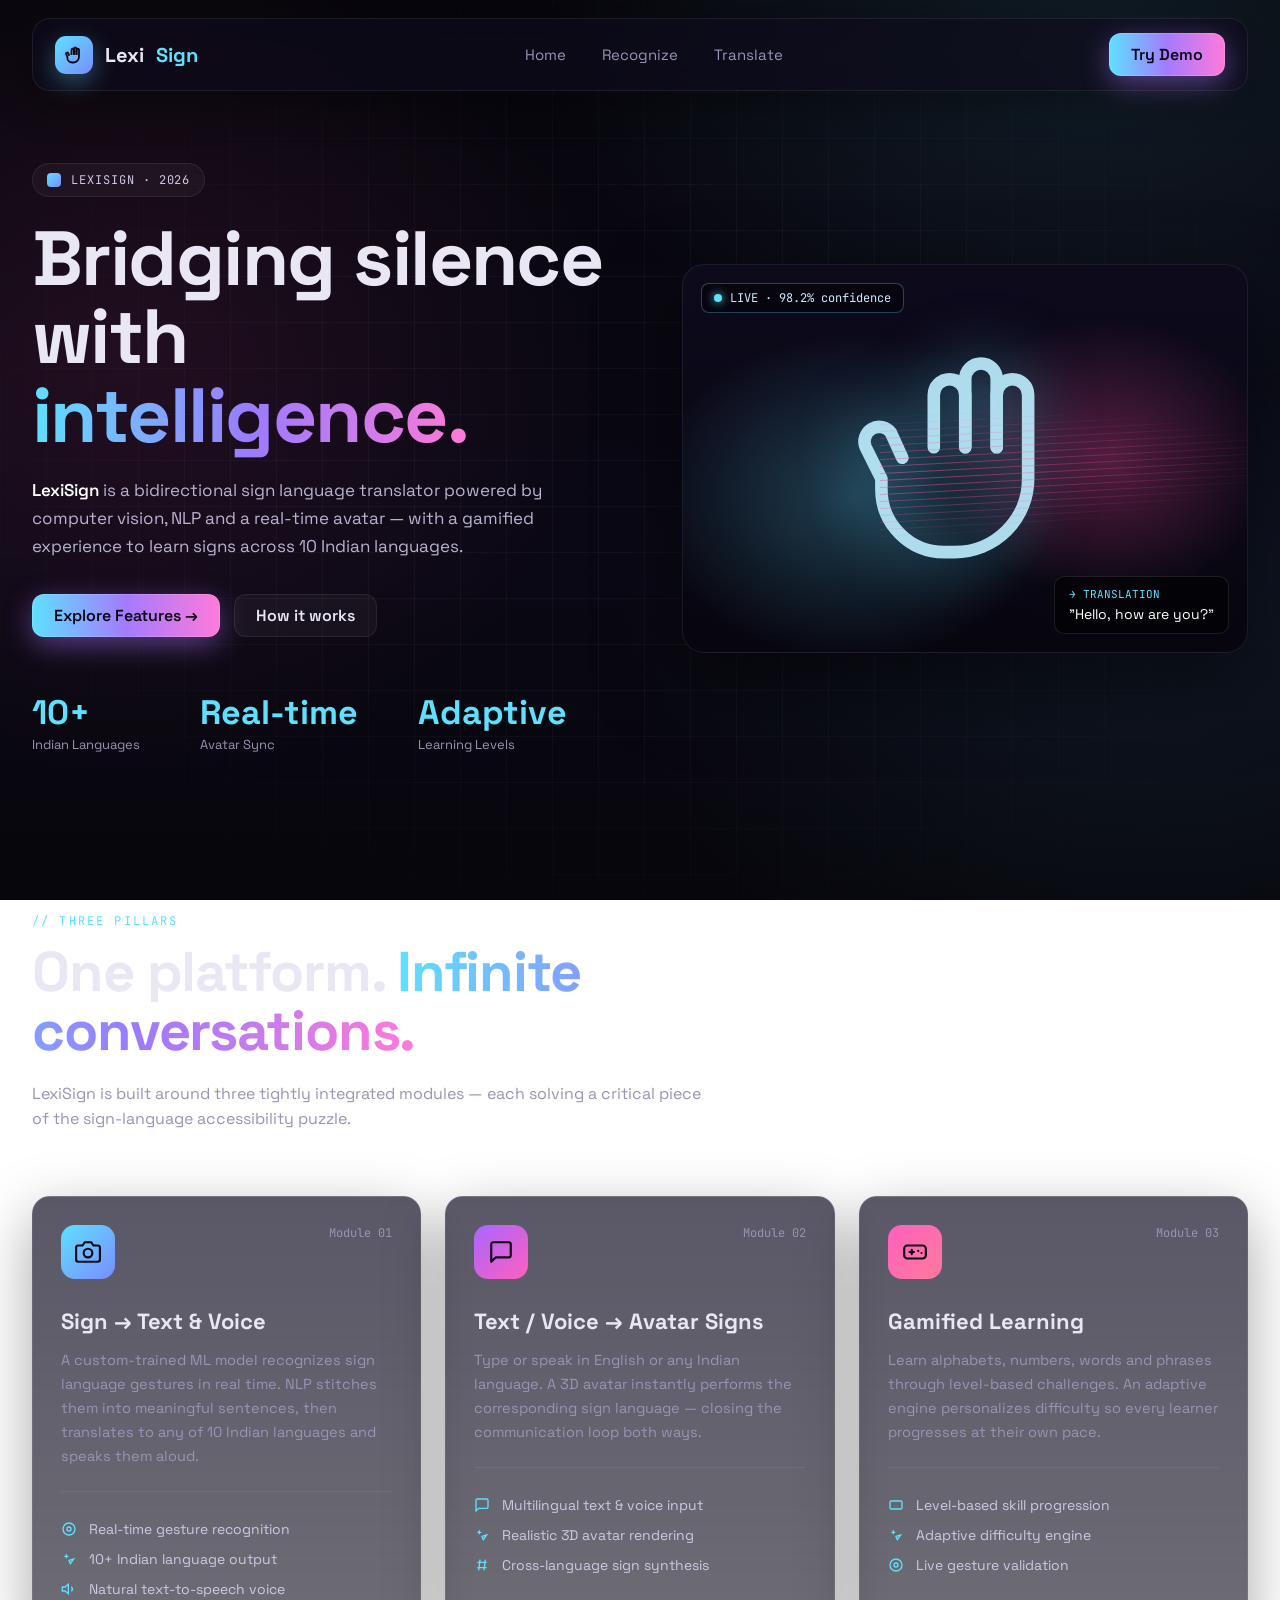
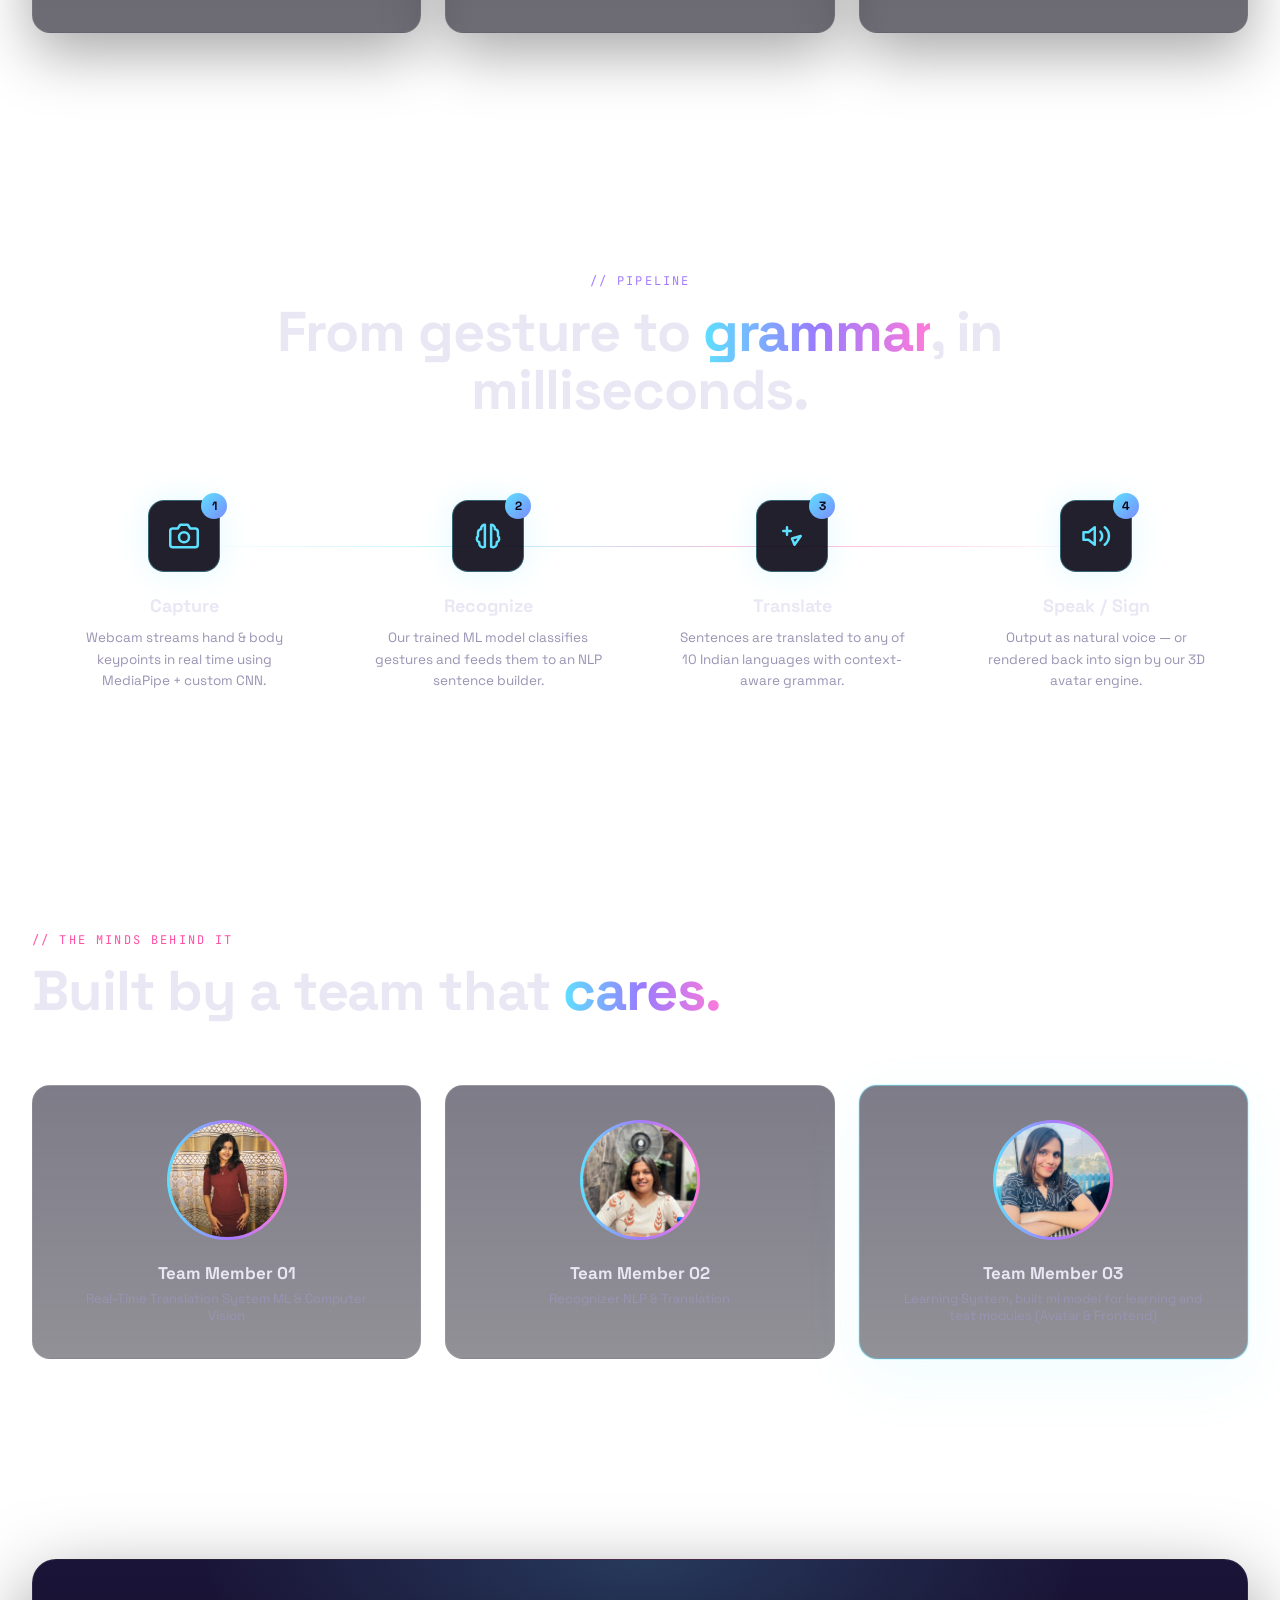
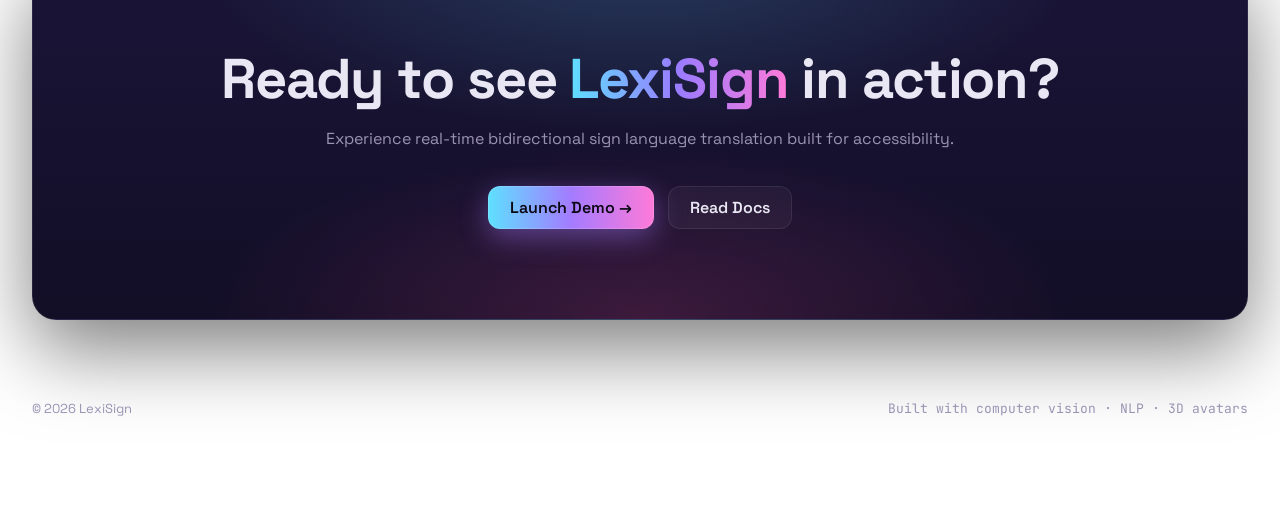
<file: templates/landing.html>
<!doctype html>
<html lang="en">
<head>
<meta charset="utf-8" />
<meta name="viewport" content="width=device-width,initial-scale=1" />
<title>LexiSign — Bridging silence with intelligence</title>
<link rel="preconnect" href="https://fonts.googleapis.com">
<link rel="preconnect" href="https://fonts.gstatic.com" crossorigin>
<link href="https://fonts.googleapis.com/css2?family=Space+Grotesk:wght@400;500;700&family=JetBrains+Mono:wght@400;500&display=swap" rel="stylesheet">
<style>
  :root{
    --bg:#07060c;
    --bg-2:#0b0a14;
    --panel:rgba(20,16,38,0.55);
    --panel-border:rgba(255,255,255,0.08);
    --text:#e9e7f3;
    --muted:#9a93b3;
    --cyan:#5ee0ff;
    --violet:#a47bff;
    --pink:#ff7ad9;
    --magenta:#ff4fa3;
    --grad: linear-gradient(90deg,#5ee0ff 0%,#9a7bff 50%,#ff7ad9 100%);
    --grad-btn: linear-gradient(90deg,#5ee0ff,#a47bff,#ff7ad9);
    --grad-icon-cyan: linear-gradient(135deg,#5ee0ff,#7a8cff);
    --grad-icon-violet: linear-gradient(135deg,#a866ff,#ff5fbf);
    --grad-icon-pink: linear-gradient(135deg,#ff5fbf,#ff7a9c);
  }
  *{box-sizing:border-box}
  html,body{margin:0;padding:0}
  body{
    font-family:'Space Grotesk',system-ui,sans-serif;
    color:var(--text);
    background:
      radial-gradient(900px 600px at 85% 5%, rgba(94,224,255,0.10), transparent 60%),
      radial-gradient(800px 700px at 10% 40%, rgba(255,79,163,0.10), transparent 60%),
      radial-gradient(900px 700px at 90% 70%, rgba(94,224,255,0.07), transparent 60%),
      linear-gradient(180deg,#07060c,#0a0814 60%,#07060c);
    background-attachment: fixed;
    -webkit-font-smoothing:antialiased;
    overflow-x:hidden;
  }
  body::before{
    content:"";
    position:fixed; inset:0;
    pointer-events:none;
    background-image:
      linear-gradient(rgba(255,255,255,0.035) 1px, transparent 1px),
      linear-gradient(90deg, rgba(255,255,255,0.035) 1px, transparent 1px);
    background-size:46px 46px;
    mask-image: radial-gradient(ellipse at center, #000 40%, transparent 85%);
    z-index:0;
  }
  .wrap{max-width:1320px;margin:0 auto;padding:0 32px;position:relative;z-index:1}
  .mono{font-family:'JetBrains Mono',monospace;letter-spacing:.08em}
  .grad-text{background:var(--grad);-webkit-background-clip:text;background-clip:text;color:transparent}

  /* NAV */
  nav{
    position:sticky; top:18px; z-index:50;
    margin:18px auto 0; max-width:1320px; padding:0 32px;
  }
  .nav-inner{
    display:flex;align-items:center;justify-content:space-between;
    padding:14px 22px;
    background:rgba(14,12,28,0.65);
    border:1px solid rgba(255,255,255,0.08);
    border-radius:18px;
    backdrop-filter: blur(14px);
    box-shadow: 0 10px 40px rgba(0,0,0,0.35);
  }
  .brand{display:flex;align-items:center;gap:12px;font-weight:700;font-size:20px}
  .brand-mark{
    width:38px;height:38px;border-radius:11px;
    background:var(--grad-icon-cyan);
    display:flex;align-items:center;justify-content:center;
    box-shadow:0 8px 24px rgba(94,224,255,0.35);
    font-size:18px;
  }
  .brand-mark svg{width:20px;height:20px;color:#0b0a14}
  .brand .sign{color:var(--cyan)}
  .nav-links{display:flex;gap:36px}
  .nav-links a{color:var(--muted);text-decoration:none;font-size:15px}
  .nav-links a:hover{color:var(--text)}
  .btn{
    border:0;cursor:pointer;font-family:inherit;font-weight:600;
    padding:11px 22px;border-radius:12px;color:#0b0814;
    background:var(--grad-btn);
    box-shadow:0 8px 28px rgba(168,123,255,0.45), 0 0 0 1px rgba(255,255,255,0.15) inset;
    text-decoration:none;display:inline-flex;align-items:center;gap:8px;
  }
  .btn.ghost{
    background:rgba(255,255,255,0.04);
    color:var(--text);
    box-shadow:0 0 0 1px rgba(255,255,255,0.08) inset;
  }

  /* HERO */
  .hero{padding:72px 0 40px;display:grid;grid-template-columns:1.05fr 1fr;gap:56px;align-items:center}
  .pill{
    display:inline-flex;align-items:center;gap:10px;
    padding:8px 14px;border-radius:999px;
    background:rgba(255,255,255,0.04);
    border:1px solid rgba(255,255,255,0.08);
    font-size:12px;color:#cfc8e6;
  }
  .pill .dot{width:14px;height:14px;border-radius:4px;background:var(--grad-icon-cyan)}
  h1.hero-title{
    font-size:clamp(44px,6vw,84px);line-height:1.02;letter-spacing:-0.02em;
    margin:22px 0 22px;font-weight:700;
  }
  .lede{color:#b9b3cf;font-size:17px;line-height:1.65;max-width:560px}
  .lede b{color:#fff;font-weight:600}
  .cta-row{display:flex;gap:14px;margin-top:34px}

  .stats{display:flex;gap:60px;margin-top:54px}
  .stat .num{font-size:34px;font-weight:700;color:var(--cyan)}
  .stat .num.v{color:var(--violet)}
  .stat .num.p{color:var(--pink)}
  .stat .lbl{color:var(--muted);font-size:13px;margin-top:2px}

  /* HERO VISUAL */
  .visual{
    position:relative;border-radius:22px;overflow:hidden;
    border:1px solid rgba(255,255,255,0.08);
    background:linear-gradient(180deg,#0d0a1c,#07060f);
    aspect-ratio: 16/11;
    box-shadow:0 30px 80px rgba(0,0,0,0.5);
  }
  .visual::before{
    content:"";position:absolute;inset:0;
    background:
      radial-gradient(60% 70% at 30% 60%, rgba(94,224,255,0.25), transparent 60%),
      radial-gradient(50% 60% at 75% 50%, rgba(255,79,163,0.30), transparent 60%);
  }
  .v-tag{
    position:absolute;top:18px;left:18px;z-index:2;
    font-family:'JetBrains Mono',monospace;font-size:12px;color:#cfeaff;
    background:rgba(0,0,0,0.45);padding:6px 12px;border-radius:8px;
    border:1px solid rgba(94,224,255,0.3);
  }
  .v-tag::before{content:"";display:inline-block;width:8px;height:8px;border-radius:50%;background:var(--cyan);margin-right:8px;box-shadow:0 0 10px var(--cyan)}
  .v-trans{
    position:absolute;right:18px;bottom:18px;z-index:2;
    background:rgba(0,0,0,0.55);padding:10px 14px;border-radius:10px;
    border:1px solid rgba(255,255,255,0.1);max-width:240px;
  }
  .v-trans .t1{font-family:'JetBrains Mono',monospace;font-size:11px;color:var(--cyan)}
  .v-trans .t2{margin-top:4px;font-size:14px;color:#fff}
  .hand{
    position:absolute;inset:0;display:flex;align-items:center;justify-content:center;
    font-size:200px;filter: drop-shadow(0 0 30px rgba(94,224,255,0.5));
  }
  .hand svg{width:65%;height:65%;color:#bff0ff;opacity:.9}
  .waves{
    position:absolute; right:-10%; top:35%; width:75%; height:35%;
    background:
      repeating-linear-gradient(transparent 0 6px, rgba(255,79,163,0.55) 6px 7px);
    mask-image: radial-gradient(ellipse at left, #000, transparent 70%);
    filter: blur(0.4px);
    transform: skewY(-3deg);
  }

  /* SECTION TITLES */
  section{padding:120px 0;position:relative;z-index:1}
  .eyebrow{font-family:'JetBrains Mono',monospace;font-size:12px;color:var(--cyan);letter-spacing:.18em}
  .eyebrow.pink{color:var(--magenta)}
  .eyebrow.violet{color:var(--violet)}
  h2{font-size:clamp(34px,4.4vw,56px);line-height:1.05;letter-spacing:-0.02em;margin:14px 0 20px;font-weight:700;max-width:900px}
  .sec-lede{color:var(--muted);max-width:680px;font-size:16px;line-height:1.6}

  /* PILLAR CARDS */
  .cards{display:grid;grid-template-columns:repeat(3,1fr);gap:24px;margin-top:64px}
  .card{
    position:relative;
    background:linear-gradient(180deg,rgba(20,16,38,0.7),rgba(12,10,24,0.6));
    border:1px solid rgba(255,255,255,0.07);
    border-radius:18px;padding:28px;
    box-shadow:0 20px 60px rgba(0,0,0,0.35);
  }
  .card .top{display:flex;justify-content:space-between;align-items:flex-start}
  .icon-box{
    width:54px;height:54px;border-radius:14px;display:flex;align-items:center;justify-content:center;
    color:#0b0814;
  }
  .icon-box svg{width:26px;height:26px}
  .ic-1{background:var(--grad-icon-cyan)}
  .ic-2{background:var(--grad-icon-violet)}
  .ic-3{background:var(--grad-icon-pink)}
  .modnum{font-family:'JetBrains Mono',monospace;font-size:12px;color:var(--muted)}
  .card h3{font-size:22px;margin:28px 0 14px;font-weight:700}
  .card p{color:var(--muted);font-size:14.5px;line-height:1.65;margin:0}
  .divider{height:1px;background:rgba(255,255,255,0.06);margin:22px 0}
  .feat{display:flex;align-items:center;gap:12px;color:#cfc8e6;font-size:14px;padding:6px 0}
  .feat svg{width:16px;height:16px;color:var(--cyan)}
  .feat:nth-child(2) svg{color:var(--violet)}
  .feat:nth-child(3) svg{color:var(--pink)}

  /* PIPELINE */
  .pipeline{margin-top:80px;display:grid;grid-template-columns:repeat(4,1fr);gap:0;position:relative}
  .pipeline::before{
    content:"";position:absolute;left:12%;right:12%;top:46px;height:1px;
    background:linear-gradient(90deg,transparent,rgba(94,224,255,0.4),rgba(255,79,163,0.4),transparent);
    z-index:0;
  }
  .step{display:flex;flex-direction:column;align-items:center;text-align:center;padding:0 16px;position:relative;z-index:1}
  .step .icn{
    width:72px;height:72px;border-radius:16px;background:rgba(10,8,22,0.9);
    border:1px solid rgba(94,224,255,0.35);
    display:flex;align-items:center;justify-content:center;color:var(--cyan);
    box-shadow:0 0 30px rgba(94,224,255,0.18);position:relative;
  }
  .step .icn svg{width:30px;height:30px}
  .badge{
    position:absolute;top:-8px;right:-8px;width:26px;height:26px;border-radius:50%;
    background:var(--grad-icon-cyan);color:#0b0814;font-size:12px;font-weight:700;
    display:flex;align-items:center;justify-content:center;
  }
  .step h4{margin:22px 0 10px;font-size:18px}
  .step p{color:var(--muted);font-size:13.5px;line-height:1.6;max-width:240px;margin:0}

  /* TEAM */
  .team{display:grid;grid-template-columns:repeat(3,1fr);gap:24px;margin-top:64px}
  .member{
    border:1px solid rgba(255,255,255,0.08);border-radius:18px;padding:34px;text-align:center;
    background:linear-gradient(180deg,rgba(20,16,38,0.55),rgba(12,10,24,0.45));
  }
  .avatar{
    width:120px;height:120px;border-radius:50%;margin:0 auto 22px;
    padding:3px;background:var(--grad-btn);
  }
  .avatar > div{
    width:100%;height:100%;border-radius:50%;
    background:#1a1430 center/cover no-repeat;
    display:flex;align-items:center;justify-content:center;color:#fff;font-weight:700;font-size:32px;
  }
  .avatar > div{
  width:100%;
  height:100%;
  border-radius:50%;
  background:#1a1430 center/cover no-repeat;
}
  .member h4{margin:0 0 6px;font-size:17px}
  .member p{margin:0;color:var(--muted);font-size:13px}
  .member.active{border-color:rgba(94,224,255,0.45);box-shadow:0 0 0 1px rgba(94,224,255,0.2), 0 20px 60px rgba(94,224,255,0.08)}

  /* CTA */
  .cta-card{
    margin:40px 0;
    border-radius:24px;padding:90px 32px;text-align:center;
    background:
      radial-gradient(60% 80% at 50% 0%, rgba(94,224,255,0.18), transparent 60%),
      radial-gradient(60% 80% at 50% 100%, rgba(255,79,163,0.18), transparent 60%),
      linear-gradient(180deg,#1a1538,#120e26);
    border:1px solid rgba(255,255,255,0.08);
    box-shadow:0 30px 80px rgba(0,0,0,0.5);
  }
  .cta-card h2{margin:0 auto 18px;max-width:900px}
  .cta-card .sec-lede{margin:0 auto 34px}
  .cta-row.center{justify-content:center}

  /* FOOTER */
  footer{padding:40px 0 60px;display:flex;justify-content:space-between;color:var(--muted);font-size:13px}
  footer .right{font-family:'JetBrains Mono',monospace}

  @media (max-width:960px){
    .hero{grid-template-columns:1fr;padding-top:40px}
    .cards,.team{grid-template-columns:1fr}
    .pipeline{grid-template-columns:repeat(2,1fr);row-gap:48px}
    .pipeline::before{display:none}
    .nav-links{display:none}
    .stats{flex-wrap:wrap;gap:30px}
  }
</style>
</head>
<body>

<nav>
  <div class="nav-inner">
    <div class="brand">
      <div class="brand-mark">
        <svg viewBox="0 0 24 24" fill="none" stroke="currentColor" stroke-width="2.2" stroke-linecap="round" stroke-linejoin="round"><path d="M9 11V6a1.5 1.5 0 0 1 3 0v5"/><path d="M12 11V4.5a1.5 1.5 0 0 1 3 0V11"/><path d="M15 11V6a1.5 1.5 0 0 1 3 0v8a7 7 0 0 1-7 7h-1a6 6 0 0 1-6-6v-1l-1.5-3a1.4 1.4 0 0 1 2.4-1.4L6 12"/></svg>
      </div>
      Lexi<span class="sign">Sign</span>
    </div>
    <div class="nav-links">
      <a href="#">Home</a><a href="/translate ">Recognize</a><a href=" /bidirectional">Translate</a>
    </div>
    <a href="/translate" class="btn">Try Demo</a>
  </div>
</nav>

<div class="wrap">

<!-- HERO -->
<section class="hero" style="padding-top:72px">
  <div>
    <span class="pill"><span class="dot"></span><span class="mono">LEXISIGN · 2026</span></span>
    <h1 class="hero-title">Bridging silence<br/>with <span class="grad-text">intelligence.</span></h1>
    <p class="lede"><b>LexiSign</b> is a bidirectional sign language translator powered by computer vision, NLP and a real-time avatar — with a gamified experience to learn signs across 10 Indian languages.</p>
    <div class="cta-row">
      <a class="btn" href="#">Explore Features →</a>
      <a class="btn ghost" href="#">How it works</a>
    </div>
    <div class="stats">
      <div class="stat"><div class="num">10+</div><div class="lbl">Indian Languages</div></div>
      <div class="stat"><div class="num">Real-time</div><div class="lbl">Avatar Sync</div></div>
      <div class="stat"><div class="num">Adaptive</div><div class="lbl">Learning Levels</div></div>
    </div>
  </div>

  <div class="visual">
    <div class="v-tag">LIVE · 98.2% confidence</div>
    <div class="hand">
      <svg viewBox="0 0 24 24" fill="none" stroke="currentColor" stroke-width="1.2" stroke-linecap="round" stroke-linejoin="round">
        <path d="M9 11V6a1.5 1.5 0 0 1 3 0v5"/><path d="M12 11V4.5a1.5 1.5 0 0 1 3 0V11"/>
        <path d="M15 11V6a1.5 1.5 0 0 1 3 0v8a7 7 0 0 1-7 7h-1a6 6 0 0 1-6-6v-1l-1.5-3a1.4 1.4 0 0 1 2.4-1.4L6 12"/>
      </svg>
    </div>
    <div class="waves"></div>
    <div class="v-trans">
      <div class="t1">→ TRANSLATION</div>
      <div class="t2">"Hello, how are you?"</div>
    </div>
  </div>
</section>

<!-- THREE PILLARS -->
<section>
  <div class="eyebrow">// THREE PILLARS</div>
  <h2>One platform. <span class="grad-text">Infinite conversations.</span></h2>
  <p class="sec-lede">LexiSign is built around three tightly integrated modules — each solving a critical piece of the sign-language accessibility puzzle.</p>

  <div class="cards">
    <div class="card">
      <div class="top">
        <div class="icon-box ic-1">
          <svg viewBox="0 0 24 24" fill="none" stroke="currentColor" stroke-width="2" stroke-linecap="round" stroke-linejoin="round"><path d="M23 19a2 2 0 0 1-2 2H3a2 2 0 0 1-2-2V8a2 2 0 0 1 2-2h4l2-3h6l2 3h4a2 2 0 0 1 2 2z"/><circle cx="12" cy="13" r="4"/></svg>
        </div>
        <div class="modnum">Module 01</div>
      </div>
      <h3>Sign → Text &amp; Voice</h3>
      <p>A custom-trained ML model recognizes sign language gestures in real time. NLP stitches them into meaningful sentences, then translates to any of 10 Indian languages and speaks them aloud.</p>
      <div class="divider"></div>
      <div class="feat"><svg viewBox="0 0 24 24" fill="none" stroke="currentColor" stroke-width="2"><circle cx="12" cy="12" r="9"/><circle cx="12" cy="12" r="3"/></svg>Real-time gesture recognition</div>
      <div class="feat"><svg viewBox="0 0 24 24" fill="none" stroke="currentColor" stroke-width="2"><path d="M5 8h6M8 5v6M14 19l-2-5 7-2-5 7z"/></svg>10+ Indian language output</div>
      <div class="feat"><svg viewBox="0 0 24 24" fill="none" stroke="currentColor" stroke-width="2"><path d="M11 5 6 9H2v6h4l5 4z"/><path d="M15.5 8.5a5 5 0 0 1 0 7"/></svg>Natural text-to-speech voice</div>
    </div>

    <div class="card">
      <div class="top">
        <div class="icon-box ic-2">
          <svg viewBox="0 0 24 24" fill="none" stroke="currentColor" stroke-width="2" stroke-linecap="round" stroke-linejoin="round"><path d="M21 15a2 2 0 0 1-2 2H7l-4 4V5a2 2 0 0 1 2-2h14a2 2 0 0 1 2 2z"/></svg>
        </div>
        <div class="modnum">Module 02</div>
      </div>
      <h3>Text / Voice → Avatar Signs</h3>
      <p>Type or speak in English or any Indian language. A 3D avatar instantly performs the corresponding sign language — closing the communication loop both ways.</p>
      <div class="divider"></div>
      <div class="feat"><svg viewBox="0 0 24 24" fill="none" stroke="currentColor" stroke-width="2"><path d="M21 15a2 2 0 0 1-2 2H7l-4 4V5a2 2 0 0 1 2-2h14a2 2 0 0 1 2 2z"/></svg>Multilingual text &amp; voice input</div>
      <div class="feat"><svg viewBox="0 0 24 24" fill="none" stroke="currentColor" stroke-width="2"><path d="M5 8h6M8 5v6M14 19l-2-5 7-2-5 7z"/></svg>Realistic 3D avatar rendering</div>
      <div class="feat"><svg viewBox="0 0 24 24" fill="none" stroke="currentColor" stroke-width="2"><path d="M5 8h14M5 16h14M9 4l-2 16M17 4l-2 16"/></svg>Cross-language sign synthesis</div>
    </div>

    <div class="card">
      <div class="top">
        <div class="icon-box ic-3">
          <svg viewBox="0 0 24 24" fill="none" stroke="currentColor" stroke-width="2" stroke-linecap="round" stroke-linejoin="round"><rect x="2" y="6" width="20" height="12" rx="3"/><path d="M7 12h4M9 10v4M15 11v.01M18 13v.01"/></svg>
        </div>
        <div class="modnum">Module 03</div>
      </div>
      <h3>Gamified Learning</h3>
      <p>Learn alphabets, numbers, words and phrases through level-based challenges. An adaptive engine personalizes difficulty so every learner progresses at their own pace.</p>
      <div class="divider"></div>
      <div class="feat"><svg viewBox="0 0 24 24" fill="none" stroke="currentColor" stroke-width="2"><rect x="3" y="6" width="18" height="12" rx="2"/></svg>Level-based skill progression</div>
      <div class="feat"><svg viewBox="0 0 24 24" fill="none" stroke="currentColor" stroke-width="2"><path d="M5 8h6M8 5v6M14 19l-2-5 7-2-5 7z"/></svg>Adaptive difficulty engine</div>
      <div class="feat"><svg viewBox="0 0 24 24" fill="none" stroke="currentColor" stroke-width="2"><circle cx="12" cy="12" r="9"/><circle cx="12" cy="12" r="3"/></svg>Live gesture validation</div>
    </div>
  </div>
</section>

<!-- PIPELINE -->
<section style="text-align:center">
  <div class="eyebrow violet">// PIPELINE</div>
  <h2 style="margin-left:auto;margin-right:auto">From gesture to <span class="grad-text">grammar</span>, in milliseconds.</h2>

  <div class="pipeline">
    <div class="step">
      <div class="icn"><span class="badge">1</span>
        <svg viewBox="0 0 24 24" fill="none" stroke="currentColor" stroke-width="2" stroke-linecap="round" stroke-linejoin="round"><path d="M23 19a2 2 0 0 1-2 2H3a2 2 0 0 1-2-2V8a2 2 0 0 1 2-2h4l2-3h6l2 3h4a2 2 0 0 1 2 2z"/><circle cx="12" cy="13" r="4"/></svg>
      </div>
      <h4>Capture</h4><p>Webcam streams hand &amp; body keypoints in real time using MediaPipe + custom CNN.</p>
    </div>
    <div class="step">
      <div class="icn"><span class="badge">2</span>
        <svg viewBox="0 0 24 24" fill="none" stroke="currentColor" stroke-width="2" stroke-linecap="round" stroke-linejoin="round"><path d="M9.5 3a3 3 0 0 0-3 3v.5A3 3 0 0 0 4 9.5V12a3 3 0 0 0 1 5v1a3 3 0 0 0 4.5 2.6V3z"/><path d="M14.5 3a3 3 0 0 1 3 3v.5A3 3 0 0 1 20 9.5V12a3 3 0 0 1-1 5v1a3 3 0 0 1-4.5 2.6V3z"/></svg>
      </div>
      <h4>Recognize</h4><p>Our trained ML model classifies gestures and feeds them to an NLP sentence builder.</p>
    </div>
    <div class="step">
      <div class="icn"><span class="badge">3</span>
        <svg viewBox="0 0 24 24" fill="none" stroke="currentColor" stroke-width="2" stroke-linecap="round" stroke-linejoin="round"><path d="M5 8h6M8 5v6M14 19l-2-5 7-2-5 7z"/></svg>
      </div>
      <h4>Translate</h4><p>Sentences are translated to any of 10 Indian languages with context-aware grammar.</p>
    </div>
    <div class="step">
      <div class="icn"><span class="badge">4</span>
        <svg viewBox="0 0 24 24" fill="none" stroke="currentColor" stroke-width="2" stroke-linecap="round" stroke-linejoin="round"><path d="M11 5 6 9H2v6h4l5 4z"/><path d="M15.5 8.5a5 5 0 0 1 0 7"/><path d="M19 5a9 9 0 0 1 0 14"/></svg>
      </div>
      <h4>Speak / Sign</h4><p>Output as natural voice — or rendered back into sign by our 3D avatar engine.</p>
    </div>
  </div>
</section>

<section>
  <div class="eyebrow pink">// THE MINDS BEHIND IT</div>
  <h2>Built by a team that <span class="grad-text">cares.</span></h2>

  <div class="team"> <!-- THIS WAS MISSING -->

    <div class="member">
      <div class="avatar">
        <div style="background-image: url('/static/images/member1.jpg');"></div>
      </div>
      <h4>Team Member 01</h4>
      <p>Real-Time Translation System 
        ML & Computer Vision</p>
    </div>

    <div class="member">
      <div class="avatar">
        <div style="background-image: url('/static/images/member2.jpg');"></div>
      </div>
      <h4>Team Member 02</h4>
      <p>Recognizer
        NLP & Translation</p>
    </div>

    <div class="member active">
      <div class="avatar">
        <div style="background-image: url('/static/images/member3.jpg');"></div>
      </div>
      <h4>Team Member 03</h4>
      <p>Learning System, built ml model for learning and test modules
        (Avatar & Frontend)
      </p>
    </div>

  </div>
</section>
<!-- CTA -->
<section style="padding:40px 0">
  <div class="cta-card">
    <h2>Ready to see <span class="grad-text">LexiSign</span> in action?</h2>
    <p class="sec-lede">Experience real-time bidirectional sign language translation built for accessibility.</p>
    <div class="cta-row center">
      <a class="btn" href="/translate">Launch Demo →</a>
      <a class="btn ghost" href="#">Read Docs</a>
    </div>
  </div>

  <footer>
    <div>© 2026 LexiSign</div>
    <div class="right">Built with computer vision · NLP · 3D avatars</div>
  </footer>
</section>

</div>
</body>
</html>
</file>
